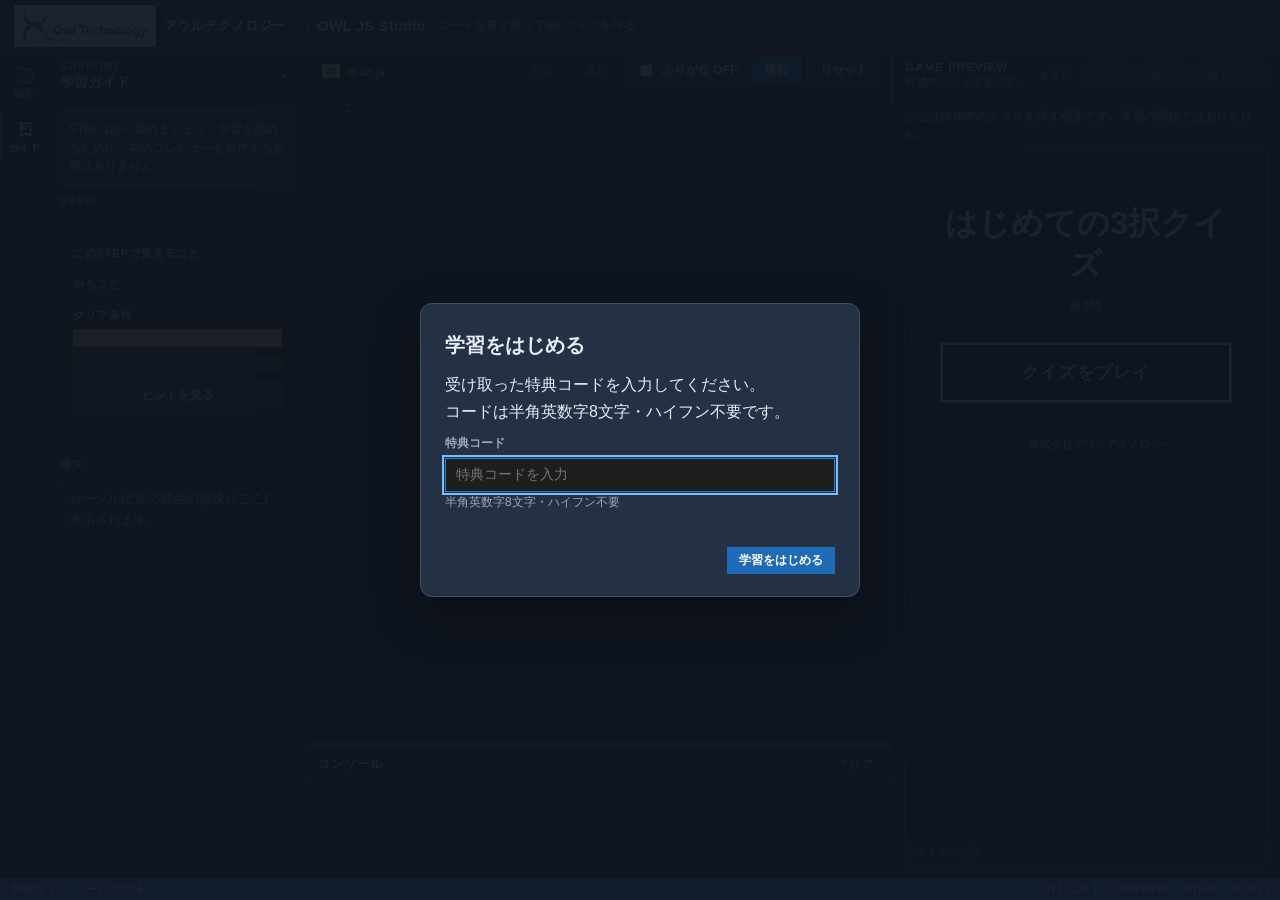
<file: docs/index.html>
<!DOCTYPE html>
<html lang="ja">
<head>
  <meta charset="UTF-8">
  <meta name="viewport" content="width=device-width, initial-scale=1.0">
  <title>OWL JS Studio</title>
  <link rel="stylesheet" href="style.css">
  <link rel="icon" href="owl-logo.png">
</head>
<body class="guide-open access-locked">
  <header class="title-bar">
    <a class="brand-link" href="https://owl-tec.co.jp/" target="_blank" rel="noopener noreferrer">
      <span class="title-logo-frame">
        <img class="title-logo" src="owl-logo.png" alt="アウルテクノロジー">
      </span>
      <span class="company-name">アウルテクノロジー</span>
    </a>
    <h1 class="title-name">OWL JS Studio</h1>
    <p class="title-copy">コードを書き換えて3択クイズを作る</p>
  </header>

  <div class="workbench">
    <nav class="activity-bar" aria-label="アクティビティバー">
      <button id="activity-editor" class="activity-button" type="button" title="エディタ" aria-pressed="false" aria-label="エディタ">
        <svg viewBox="0 0 24 24" aria-hidden="true">
          <path d="M4 5.5A1.5 1.5 0 0 1 5.5 4h5.2L13 6.3h5.5A1.5 1.5 0 0 1 20 7.8v10.7a1.5 1.5 0 0 1-1.5 1.5h-13A1.5 1.5 0 0 1 4 18.5z" fill="none" stroke="currentColor" stroke-width="1.7"/>
          <path d="M8 11h8M8 14.5h5" fill="none" stroke="currentColor" stroke-width="1.7" stroke-linecap="round"/>
        </svg>
        <span class="activity-button-caption">編集</span>
      </button>
      <button id="activity-guide" class="activity-button active" type="button" title="学習ガイドを閉じる" aria-pressed="true" aria-expanded="true" aria-controls="guide-sidebar" aria-label="学習ガイドを閉じる">
        <svg viewBox="0 0 24 24" aria-hidden="true">
          <path d="M6 5.5h9.5A2.5 2.5 0 0 1 18 8v11.2L12.7 17 7.5 19.2V8A2.5 2.5 0 0 1 10 5.5" fill="none" stroke="currentColor" stroke-width="1.7" stroke-linejoin="round"/>
          <path d="M9.2 9.2h6.2M9.2 12.2h4.4" fill="none" stroke="currentColor" stroke-width="1.6" stroke-linecap="round"/>
        </svg>
        <span class="activity-button-caption">ガイド</span>
      </button>
    </nav>

    <aside id="guide-sidebar" class="sidebar" aria-labelledby="learning-guide-title">
      <div class="sidebar-header">
        <div>
          <p class="label">Support</p>
          <h2 id="learning-guide-title">学習ガイド</h2>
        </div>
        <button id="guide-close-button" class="icon-button" type="button" title="学習ガイドを閉じる" aria-label="学習ガイドを閉じる">×</button>
      </div>

      <div class="sidebar-scroll">
        <section class="guide-section" aria-labelledby="steps-heading">
          <p class="guide-lead">STEP 1から進めましょう。学習を始めるために、右のプレビューを操作する必要はありません。</p>
          <h3 id="steps-heading" class="sidebar-section-title">STEP</h3>
          <div id="step-buttons" class="step-buttons" aria-label="STEP切り替え"></div>
          <div class="step-card">
            <p id="step-title" class="step-title"></p>
            <section class="step-block">
              <h4 class="step-block-label">このSTEPで覚えること</h4>
              <p id="step-description" class="step-learn"></p>
            </section>
            <section class="step-block">
              <h4 class="step-block-label">やること</h4>
              <ol id="step-stages" class="step-tasks"></ol>
            </section>
            <section id="step-example-block" class="step-block" hidden>
              <h4 class="step-block-label">変更例</h4>
              <div id="step-example" class="step-example"></div>
            </section>
            <section class="step-block step-goal-block">
              <h4 class="step-block-label">クリア条件</h4>
              <p id="step-goal" class="step-goal"></p>
            </section>
            <p id="step-progress" class="step-progress" aria-live="polite"></p>
            <button id="hint-button" class="sub-button hint-button" type="button">ヒントを見る</button>
            <ul id="hint-list" class="hint-list" aria-live="polite"></ul>
          </div>
        </section>

        <section id="completion-guide" class="guide-section completion-guide hidden" hidden aria-labelledby="completion-heading">
          <h3 id="completion-heading" class="sidebar-section-title">完成</h3>
          <div class="completion-card">
            <p class="completion-title">全STEPクリア！</p>
            <p class="completion-copy">オリジナルクイズが完成しました。STEP 5の横の「CLEAR」から、完成したクイズをメール添付で受け取れます。</p>
            <button id="receive-quiz-button" class="main-button receive-quiz-button" type="button" disabled>完成したクイズを受け取る</button>
          </div>
        </section>

        <section class="guide-section" aria-labelledby="syntax-heading">
          <h3 id="syntax-heading" class="sidebar-section-title">構文</h3>
          <p id="token-detail" class="token-detail">カーソル位置の部品の意味がここに表示されます。</p>
        </section>
      </div>
    </aside>

    <section class="editor-column" aria-labelledby="editor-title">
      <div class="tabs-row">
        <div class="file-tab active" title="quiz.js">
          <span class="file-tab-icon">JS</span>
          <span id="editor-title">quiz.js</span>
        </div>
        <div class="editor-toolbar">
          <button id="undo-button" class="sub-button" type="button" title="戻る：直前の編集操作を取り消す (Ctrl+Z)" disabled>戻る</button>
          <button id="redo-button" class="sub-button" type="button" title="進む：取り消した編集操作をやり直す (Ctrl+Y)" disabled>進む</button>
          <label class="toggle-control" for="furigana-toggle">
            <input id="furigana-toggle" type="checkbox">
            <span id="furigana-toggle-label">ふりがな OFF</span>
          </label>
          <button id="run-button" class="main-button" type="button">実行</button>
          <button id="reset-code-button" class="sub-button" type="button">リセット</button>
        </div>
      </div>

      <div id="editor-wrap" class="editor-wrap furigana-off">
        <div id="edit-surface" class="edit-surface">
          <pre id="line-numbers" class="line-numbers" aria-hidden="true">1</pre>
          <div class="code-area">
            <pre id="highlight-layer" class="highlight-layer" aria-hidden="true"></pre>
            <textarea id="code-editor" class="code-editor" spellcheck="false" wrap="off" autocapitalize="off" autocomplete="off" autocorrect="off" aria-label="編集できるJavaScriptコード"></textarea>
          </div>
        </div>
        <div id="furigana-view" class="furigana-view" hidden aria-hidden="true" role="region" aria-label="ふりがな付きコード。読み取り専用です。編集するときはふりがなをOFFにしてください。"></div>
      </div>

      <div id="console-resize" class="console-resize" role="separator" aria-orientation="horizontal" aria-label="コンソールの高さを変更"></div>

      <section id="console-panel" class="console-panel" aria-labelledby="console-title">
        <div class="console-header">
          <h2 id="console-title">コンソール</h2>
          <button id="clear-console-button" class="icon-button" type="button">クリア</button>
        </div>
        <div id="console-output" class="console-output" aria-live="polite"></div>
      </section>
    </section>

    <section class="preview-panel" aria-labelledby="preview-title">
      <div class="preview-header">
        <div class="preview-heading">
          <h2 id="preview-title">GAME PREVIEW</h2>
          <p class="preview-caption">作成中のクイズを試す画面</p>
        </div>
        <p id="preview-run-state" class="preview-run-state">未実行</p>
        <div class="preview-nav" role="group" aria-label="プレビュー画面の操作">
          <button id="preview-back-button" class="sub-button preview-nav-button" type="button" disabled>戻る</button>
          <button id="preview-forward-button" class="sub-button preview-nav-button" type="button" disabled>進む</button>
          <button id="preview-restart-button" class="sub-button preview-nav-button" type="button" disabled>最初から</button>
        </div>
      </div>

      <div class="preview-stage">
        <p class="preview-role-note">ここは作成中のクイズを試す画面です。学習の開始ではありません。</p>
        <div class="preview-frame" role="region" aria-label="ゲーム画面">
          <div class="preview-bezel">
            <div class="quiz-surface">
              <section id="title-screen" class="screen title-screen">
                <h3 id="game-title" class="game-title">はじめての3択クイズ</h3>
                <p id="quiz-total" class="quiz-total">全3問</p>
                <button id="start-button" class="main-button start-button" type="button">クイズをプレイ</button>
                <p class="maker-credit"><img class="credit-mark" src="owl-logo.png" alt=""><a href="https://owl-tec.co.jp/" target="_blank" rel="noopener noreferrer">株式会社アウルテクノロジー</a></p>
              </section>

              <section id="quiz-screen" class="screen quiz-screen hidden">
                <p id="question-number" class="question-number">第1問 / 全3問</p>
                <div class="question-meter" aria-hidden="true"><span id="question-meter-fill" class="question-meter-fill"></span></div>
                <h3 id="question-text" class="question-text">問題文が入ります</h3>

                <div class="choices">
                  <button id="choice-0" class="choice-button" type="button"></button>
                  <button id="choice-1" class="choice-button" type="button"></button>
                  <button id="choice-2" class="choice-button" type="button"></button>
                </div>

                <p id="answer-message" class="answer-message" aria-live="polite"></p>
                <button id="next-button" class="main-button hidden" type="button">次の問題へ</button>
              </section>

              <section id="result-screen" class="screen result-screen hidden">
                <p class="kicker">結果発表</p>
                <h3 class="result-heading">クイズ終了</h3>
                <p class="score-label">正解数</p>
                <p id="score-text" class="score-text"></p>
                <p id="result-message" class="result-message"></p>
                <div class="result-actions">
                  <button id="retry-button" class="main-button" type="button">もう一度挑戦する</button>
                  <button id="back-to-title-button" class="main-button" type="button">タイトルへ戻る</button>
                </div>
              </section>
            </div>
          </div>
          <div class="preview-frame-footer">
            <p id="preview-progress" class="preview-progress">タイトル画面</p>
          </div>
        </div>
      </div>
    </section>
  </div>

  <footer class="status-bar">
    <span id="status-parse">準備完了</span>
    <span id="status-token">コードの意味</span>
    <span class="status-spacer"></span>
    <span id="status-cursor">Ln 1, Col 1</span>
    <span>JavaScript</span>
    <span>UTF-8</span>
    <span>v0.9.21</span>
  </footer>

  <div id="reset-dialog" class="modal-overlay hidden" hidden>
    <div class="modal-card" role="dialog" aria-modal="true" aria-labelledby="reset-dialog-title" aria-describedby="reset-dialog-body">
      <h2 id="reset-dialog-title">コードをリセットしますか？</h2>
      <div id="reset-dialog-body">
        <p>編集したコードを初期状態に戻します。</p>
        <p>変更内容は失われ、元に戻すことはできません。</p>
      </div>
      <div class="modal-actions">
        <button id="reset-cancel-button" class="sub-button" type="button">キャンセル</button>
        <button id="reset-confirm-button" class="main-button" type="button">初期状態に戻す</button>
      </div>
    </div>
  </div>

  <div id="access-gate" class="access-gate" role="dialog" aria-modal="true" aria-labelledby="access-gate-title" aria-describedby="access-gate-copy">
    <div class="access-gate-card">
      <h2 id="access-gate-title">学習をはじめる</h2>
      <p id="access-gate-copy">受け取った特典コードを入力してください。<br>コードは半角英数字8文字・ハイフン不要です。</p>
      <label class="issuance-label" for="access-code-input">特典コード</label>
      <input id="access-code-input" class="issuance-code-input" type="text" autocomplete="off" spellcheck="false" maxlength="120" autocapitalize="characters" placeholder="特典コードを入力">
      <p class="issuance-hint">半角英数字8文字・ハイフン不要</p>
      <p id="access-gate-status" class="issuance-status" aria-live="polite"></p>
      <div class="modal-actions">
        <button id="access-start-button" class="main-button" type="button">学習をはじめる</button>
      </div>
    </div>
  </div>

  <div id="issuance-dialog" class="modal-overlay hidden" hidden>
    <div class="modal-card issuance-card" role="dialog" aria-modal="true" aria-labelledby="issuance-dialog-title" aria-describedby="issuance-dialog-copy issuance-dialog-note">
      <h2 id="issuance-dialog-title">完成したクイズを受け取る</h2>
      <div id="issuance-form-view">
        <p id="issuance-dialog-copy">学習開始時に確認した特典コードで、今の作ったクイズゲームを受け取れます。</p>
        <p id="issuance-auth-status" class="issuance-auth-status">特典コードは認証済みです。</p>
        <p id="issuance-dialog-note" class="issuance-copy-note">※注意※特典コードは作品の受け取りに1回だけ使えます。</p>
        <p id="issuance-form-status" class="issuance-status" aria-live="polite"></p>
        <div class="modal-actions">
          <button id="issuance-cancel-button" class="sub-button" type="button">学習画面に戻る</button>
          <button id="issuance-submit-button" class="main-button" type="button">発行を申請する</button>
        </div>
      </div>
      <div id="issuance-pending-view" class="hidden" hidden>
        <p>発行申請を処理しています。このままお待ちください。</p>
      </div>
      <div id="issuance-result-view" class="hidden" hidden>
        <p id="issuance-result-title" class="issuance-result-title"></p>
        <p id="issuance-result-body"></p>
        <div class="modal-actions">
          <button id="issuance-done-button" class="main-button" type="button">学習画面に戻る</button>
        </div>
      </div>
    </div>
  </div>

  <div id="color-picker-popover" class="color-picker-popover hidden" role="dialog" aria-label="色の選択" hidden>
    <div id="cp-sv" class="cp-sv">
      <div id="cp-current-swatch" class="cp-current-swatch"></div>
      <div id="cp-sv-thumb" class="cp-thumb cp-sv-thumb"></div>
    </div>
    <div id="cp-hue" class="cp-hue">
      <div id="cp-hue-thumb" class="cp-thumb"></div>
    </div>
    <div class="cp-mode"><span class="cp-mode-label">RGB</span></div>
    <div class="cp-row">
      <span class="cp-row-label">R</span>
      <div id="cp-bar-r" class="cp-bar" data-channel="r"><div id="cp-thumb-r" class="cp-thumb"></div></div>
      <input id="cp-num-r" class="cp-num" type="text" inputmode="numeric" autocomplete="off" spellcheck="false" maxlength="3" aria-label="赤">
    </div>
    <div class="cp-row">
      <span class="cp-row-label">G</span>
      <div id="cp-bar-g" class="cp-bar" data-channel="g"><div id="cp-thumb-g" class="cp-thumb"></div></div>
      <input id="cp-num-g" class="cp-num" type="text" inputmode="numeric" autocomplete="off" spellcheck="false" maxlength="3" aria-label="緑">
    </div>
    <div class="cp-row">
      <span class="cp-row-label">B</span>
      <div id="cp-bar-b" class="cp-bar" data-channel="b"><div id="cp-thumb-b" class="cp-thumb"></div></div>
      <input id="cp-num-b" class="cp-num" type="text" inputmode="numeric" autocomplete="off" spellcheck="false" maxlength="3" aria-label="青">
    </div>
  </div>

  <script src="studio-config.js"></script>
  <script src="studio-core.js"></script>
  <script src="issuance-v06-client.js"></script>
  <script src="script.js"></script>
</body>
</html>
</file>
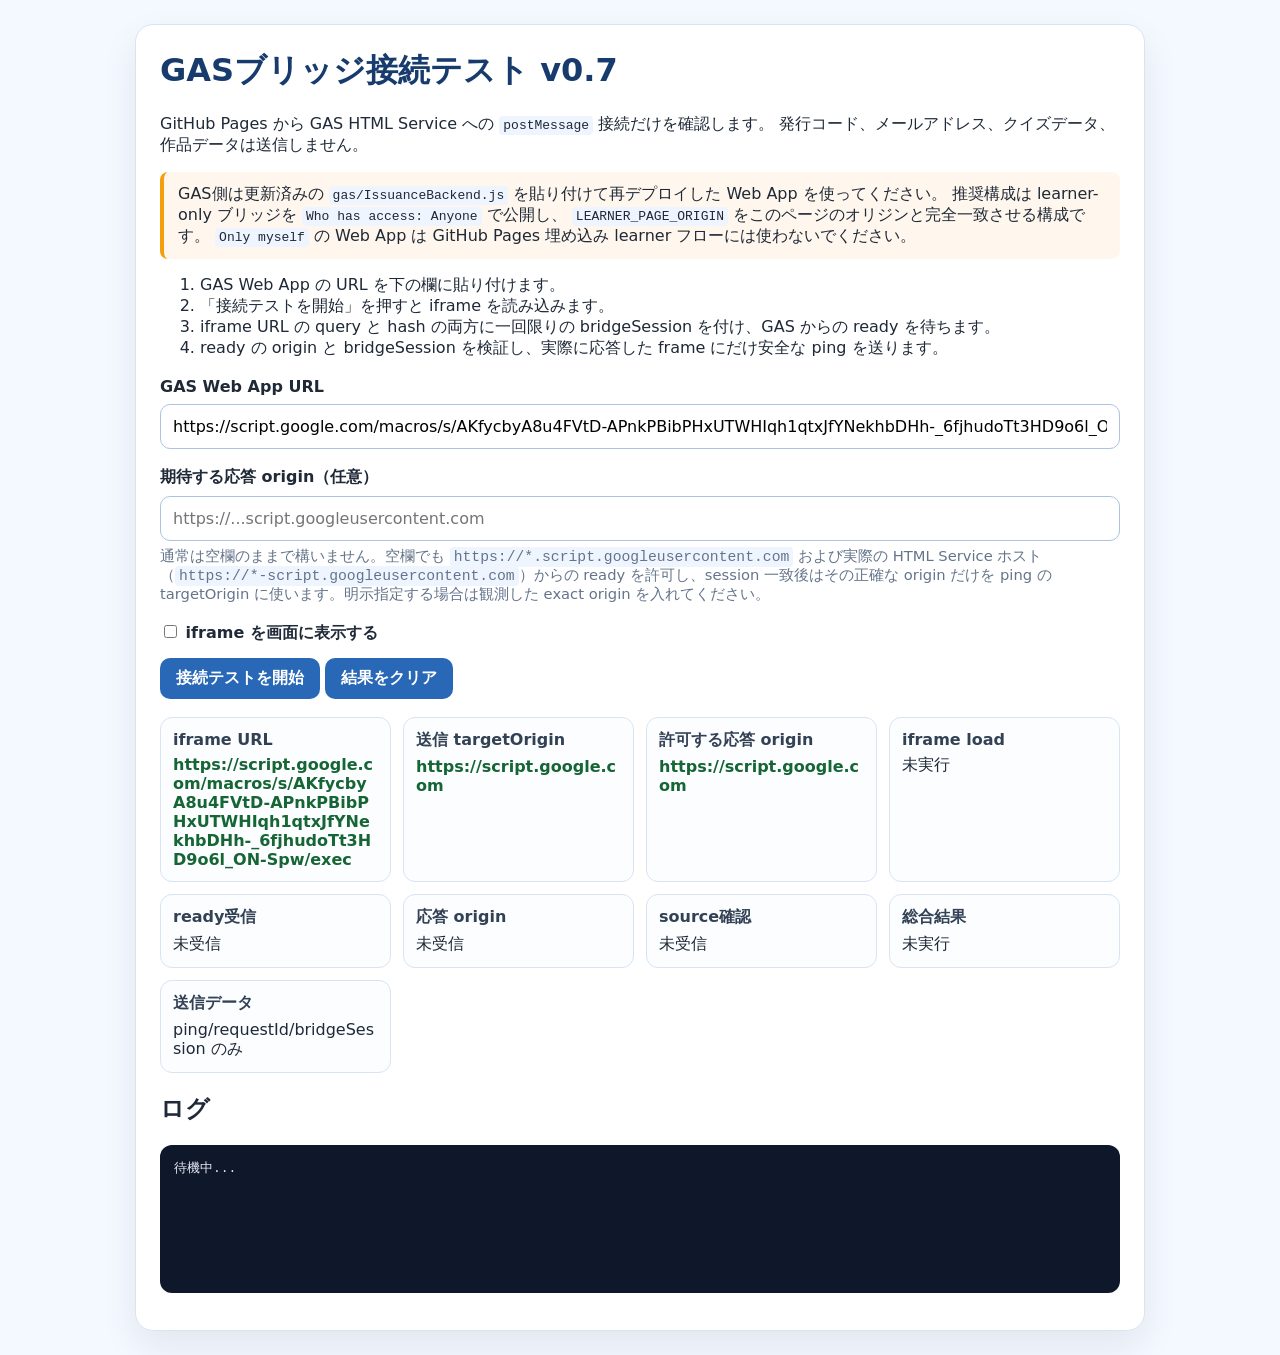
<file: docs/gas-bridge-connectivity-test.html>
<!DOCTYPE html>
<html lang="ja">
<head>
  <meta charset="UTF-8">
  <meta name="viewport" content="width=device-width, initial-scale=1.0">
  <title>GASブリッジ接続テスト v0.7</title>
  <style>
    :root {
      color-scheme: light;
      font-family: "Yu Gothic", "Meiryo", system-ui, sans-serif;
      color: #1f2937;
      background: #f4f8ff;
    }

    body {
      margin: 0;
      padding: 24px;
    }

    main {
      width: min(960px, 100%);
      margin: 0 auto;
      padding: 24px;
      background: #fff;
      border: 1px solid #d9e4f2;
      border-radius: 18px;
      box-shadow: 0 16px 36px rgba(31, 41, 55, 0.08);
    }

    h1 {
      margin-top: 0;
      color: #173b6d;
    }

    label,
    input,
    button {
      font: inherit;
    }

    label {
      display: block;
      margin-top: 18px;
      font-weight: 700;
    }

    input[type="url"] {
      box-sizing: border-box;
      width: 100%;
      margin-top: 8px;
      padding: 12px;
      border: 1px solid #adc3df;
      border-radius: 10px;
    }

    button {
      margin-top: 14px;
      padding: 10px 16px;
      border: 0;
      border-radius: 10px;
      font-weight: 700;
      color: #fff;
      background: #2868b6;
      cursor: pointer;
    }

    button:disabled {
      background: #94a3b8;
      cursor: wait;
    }

    code {
      padding: 2px 4px;
      border-radius: 4px;
      background: #eef5ff;
    }

    .note {
      padding: 12px 14px;
      background: #fff7ed;
      border-left: 4px solid #f59e0b;
      border-radius: 8px;
    }

    .grid {
      display: grid;
      grid-template-columns: repeat(auto-fit, minmax(220px, 1fr));
      gap: 12px;
      margin-top: 18px;
    }

    .card {
      padding: 12px;
      border: 1px solid #d9e4f2;
      border-radius: 12px;
      background: #fbfdff;
      word-break: break-all;
    }

    .card strong {
      display: block;
      margin-bottom: 6px;
      color: #334155;
    }

    #frameWrap {
      margin-top: 18px;
      border: 1px dashed #adc3df;
      border-radius: 12px;
      background: #f8fbff;
    }

    #frameWrap.hidden {
      position: absolute;
      left: -9999px;
      width: 1px;
      height: 1px;
      overflow: hidden;
    }

    iframe {
      width: 100%;
      height: 220px;
      border: 0;
      border-radius: 12px;
      background: #fff;
    }

    pre {
      overflow: auto;
      min-height: 120px;
      padding: 14px;
      border-radius: 12px;
      background: #0f172a;
      color: #e2e8f0;
      white-space: pre-wrap;
    }

    .ok {
      color: #166534;
      font-weight: 700;
    }

    .warn {
      color: #92400e;
      font-weight: 700;
    }

    .fail {
      color: #991b1b;
      font-weight: 700;
    }

    .small {
      margin-top: 6px;
      color: #64748b;
      font-size: 0.92rem;
      font-weight: 400;
    }
  </style>
</head>
<body>
  <main>
    <h1>GASブリッジ接続テスト v0.7</h1>
    <p>
      GitHub Pages から GAS HTML Service への <code>postMessage</code> 接続だけを確認します。
      発行コード、メールアドレス、クイズデータ、作品データは送信しません。
    </p>
    <p class="note">
      GAS側は更新済みの <code>gas/IssuanceBackend.js</code> を貼り付けて再デプロイした Web App を使ってください。
      推奨構成は learner-only ブリッジを <code>Who has access: Anyone</code> で公開し、
      <code>LEARNER_PAGE_ORIGIN</code> をこのページのオリジンと完全一致させる構成です。
      <code>Only myself</code> の Web App は GitHub Pages 埋め込み learner フローには使わないでください。
    </p>

    <ol>
      <li>GAS Web App の URL を下の欄に貼り付けます。</li>
      <li>「接続テストを開始」を押すと iframe を読み込みます。</li>
      <li>iframe URL の query と hash の両方に一回限りの bridgeSession を付け、GAS からの ready を待ちます。</li>
      <li>ready の origin と bridgeSession を検証し、実際に応答した frame にだけ安全な ping を送ります。</li>
    </ol>

    <label for="bridgeUrl">GAS Web App URL</label>
    <input id="bridgeUrl" type="url" placeholder="https://script.google.com/macros/s/.../exec" autocomplete="off" spellcheck="false">

    <label for="replyOriginOverride">期待する応答 origin（任意）</label>
    <input id="replyOriginOverride" type="url" placeholder="https://...script.googleusercontent.com" autocomplete="off" spellcheck="false">
    <div class="small">
      通常は空欄のままで構いません。空欄でも <code>https://*.script.googleusercontent.com</code> および実際の HTML Service ホスト（<code>https://*-script.googleusercontent.com</code>）からの ready を許可し、session 一致後はその正確な origin だけを ping の targetOrigin に使います。明示指定する場合は観測した exact origin を入れてください。
    </div>

    <label>
      <input id="showFrame" type="checkbox">
      iframe を画面に表示する
    </label>

    <button id="startButton" type="button">接続テストを開始</button>
    <button id="clearButton" type="button">結果をクリア</button>

    <div class="grid" aria-live="polite">
      <div class="card"><strong>iframe URL</strong><span id="iframeUrl">未入力</span></div>
      <div class="card"><strong>送信 targetOrigin</strong><span id="targetOrigin">未入力</span></div>
      <div class="card"><strong>許可する応答 origin</strong><span id="allowedReplyOrigins">未入力</span></div>
      <div class="card"><strong>iframe load</strong><span id="loadStatus">未実行</span></div>
      <div class="card"><strong>ready受信</strong><span id="readyStatus">未受信</span></div>
      <div class="card"><strong>応答 origin</strong><span id="replyOrigin">未受信</span></div>
      <div class="card"><strong>source確認</strong><span id="sourceStatus">未受信</span></div>
      <div class="card"><strong>総合結果</strong><span id="resultStatus">未実行</span></div>
      <div class="card"><strong>送信データ</strong><span>ping/requestId/bridgeSession のみ</span></div>
    </div>

    <div id="frameWrap" class="hidden" aria-label="GAS Web App iframe preview"></div>

    <h2>ログ</h2>
    <pre id="log">待機中...</pre>
  </main>

  <script src="studio-config.js"></script>
  <script>
    (function () {
      "use strict";

      const PING_TYPE = "jsquiz:v0.7:ping";
      const PONG_TYPE = "jsquiz:v0.7:pong";
      const READY_TYPE = "jsquiz:v0.7:ready";
      const DIAGNOSTIC_TYPE = "jsquiz:v0.7:diagnostic";
      const TIMEOUT_MS = 15000;
      const PING_DELAYS_MS = [0, 2000, 5000];

      const bridgeUrlInput = document.getElementById("bridgeUrl");
      const replyOriginOverrideInput = document.getElementById("replyOriginOverride");
      const showFrameInput = document.getElementById("showFrame");
      const startButton = document.getElementById("startButton");
      const clearButton = document.getElementById("clearButton");
      const iframeUrlEl = document.getElementById("iframeUrl");
      const targetOriginEl = document.getElementById("targetOrigin");
      const allowedReplyOriginsEl = document.getElementById("allowedReplyOrigins");
      const loadStatusEl = document.getElementById("loadStatus");
      const readyStatusEl = document.getElementById("readyStatus");
      const replyOriginEl = document.getElementById("replyOrigin");
      const sourceStatusEl = document.getElementById("sourceStatus");
      const resultStatusEl = document.getElementById("resultStatus");
      const frameWrap = document.getElementById("frameWrap");
      const logEl = document.getElementById("log");

      let activeTest = null;

      bridgeUrlInput.addEventListener("input", updateExpectedOrigins);
      replyOriginOverrideInput.addEventListener("input", updateExpectedOrigins);
      showFrameInput.addEventListener("change", updateFrameVisibility);
      startButton.addEventListener("click", startConnectivityTest);
      clearButton.addEventListener("click", resetScreen);

      applyStudioConfig();
      updateExpectedOrigins();
      if (shouldAutostart()) {
        startConnectivityTest();
      }

      function applyStudioConfig() {
        const config = window.OWL_JS_STUDIO_CONFIG || {};
        const url = String(config.gasBridgeUrl || "").trim();
        if (url) {
          bridgeUrlInput.value = url;
        }
      }

      function shouldAutostart() {
        return /(?:^|[?&])autostart=1(?:&|$)/.test(location.search);
      }

      function startConnectivityTest() {
        resetActiveTest();
        const parsed = parseBridgeUrl();
        if (!parsed.ok) {
          mark(resultStatusEl, "URLが不正です", "fail");
          writeLog(parsed.message);
          return;
        }
        const replyOverride = parseOptionalOrigin(replyOriginOverrideInput.value.trim());
        if (!replyOverride.ok) {
          mark(resultStatusEl, "応答originが不正です", "fail");
          writeLog(replyOverride.message);
          return;
        }

        const requestId = createRequestId();
        const bridgeSession = createBridgeSession();
        const iframeUrl = appendBridgeSession(parsed.url, bridgeSession);
        const iframe = document.createElement("iframe");
        const allowedReplyOrigins = uniqueOrigins([parsed.origin].concat(replyOverride.origin ? [replyOverride.origin] : []));
        const state = {
          iframe: iframe,
          requestId: requestId,
          bridgeSession: bridgeSession,
          targetOrigin: parsed.origin,
          allowedReplyOrigins: allowedReplyOrigins,
          trustedBridgeWindow: null,
          trustedBridgeOrigin: "",
          completed: false,
          timeoutId: 0,
          pingTimerIds: [],
          pingScheduled: false,
          pingAttempts: 0,
          loadAt: 0,
          startAt: Date.now()
        };
        activeTest = state;

        startButton.disabled = true;
        resetStatusFields();
        updateFrameVisibility();
        renderOriginFields(iframeUrl, parsed.origin, allowedReplyOrigins);
        writeLog([
          "接続テストを開始しました。",
          "iframe URL: " + iframeUrl,
          "initial targetOrigin: " + parsed.origin,
          "allowed reply origins: " + allowedReplyOrigins.join(", "),
          "requestId: " + requestId,
          "bridgeSession: " + bridgeSession,
          "送信予定: { type, requestId, bridgeSession, sentAt, purpose }",
          "ワイルドカード targetOrigin（\"*\"）は使用しません。",
          "GAS側の ready を検証後、実際の bridge frame へ ping を送信します。"
        ].join("\n"));

        window.addEventListener("message", onMessage);
        iframe.addEventListener("load", onFrameLoad);
        iframe.addEventListener("error", onFrameError);
        iframe.title = "GASブリッジ接続テスト";
        iframe.src = iframeUrl;
        frameWrap.textContent = "";
        frameWrap.appendChild(iframe);

        state.timeoutId = window.setTimeout(function () {
          finish("timeout", [
            "pong応答がタイムアウトしました。",
            "確認ポイント:",
            "- GAS Web App が最新版に再デプロイされているか",
            "- Web App access が learner-only ブリッジ用の Anyone になっているか（Only myself は埋め込み learner フローの前提にしません）",
            "- LEARNER_PAGE_ORIGIN がこのページの origin と完全一致しているか",
            "- GAS側が query/hash から bridgeSession を読む最新版として再デプロイされているか",
            "- ready の origin が script.googleusercontent.com 系でも、https かつホスト名が許可パターンなら自動許可されるか",
            "- ready が通っている場合、ping は outer iframe ではなく ready の event.source へ、その exact origin を targetOrigin として送信されます。"
          ].join("\n"));
        }, TIMEOUT_MS);

        function onFrameLoad() {
          if (!activeTest || activeTest.requestId !== requestId || state.completed) {
            return;
          }
          state.loadAt = Date.now();
          mark(loadStatusEl, "load済み", "ok");
          appendLog("iframe load を確認しました。loadまで " + String(state.loadAt - state.startAt) + "ms。GAS bridge の ready を待ちます。");
        }

        function onFrameError() {
          finish("error", "iframe の読み込みエラーを検出しました。URL、Web App公開設定、ブラウザのブロックを確認してください。");
        }

        function onMessage(event) {
          if (!activeTest || activeTest.requestId !== requestId || state.completed) {
            return;
          }

          const data = event.data || {};
          const messageType = typeof data.type === "string" ? data.type : "(typeなし)";
          const originOk = isAllowedReplyOrigin(event.origin, state, parsed.origin);
          const sourceDescription = describeSource(event.source, iframe, state);
          const sessionOk = data.bridgeSession === state.bridgeSession;

          replyOriginEl.textContent = event.origin || "不明";
          mark(sourceStatusEl, sourceDescription.label, sourceDescription.className);
          appendLog("message受信: origin=" + (event.origin || "不明") + ", source=" + sourceDescription.label + ", type=" + messageType + ", requestId=" + String(data.requestId || "") + ", bridgeSession一致=" + String(sessionOk));

          if (data.type === READY_TYPE) {
            handleReadyMessage(event, data, originOk, sessionOk);
            return;
          }

          if (data.type === DIAGNOSTIC_TYPE) {
            if (originOk && sessionOk && event.source === state.trustedBridgeWindow) {
              appendLog("GAS diagnostic: " + safeStringify(data));
            } else {
              appendLog("未検証または別sessionの diagnostic を無視しました。");
            }
            return;
          }

          if (data.type !== PONG_TYPE) {
            appendLog("想定外のメッセージを無視しました: " + safeStringify(data));
            return;
          }
          if (!originOk || event.origin !== state.trustedBridgeOrigin) {
            appendLog("信頼済み origin ではない pong を無視しました: " + event.origin);
            return;
          }
          if (event.source !== state.trustedBridgeWindow) {
            appendLog("readyで信頼した bridge frame 以外からの pong を無視しました。");
            return;
          }
          if (!sessionOk || data.requestId !== requestId) {
            appendLog("bridgeSession または requestId が一致しない pong を無視しました: " + safeStringify(data));
            return;
          }

          finish("success", [
            "pong応答を確認しました。",
            "bridgeVersion: " + String(data.bridgeVersion || "未指定"),
            "timestamp: " + String(data.timestamp || "未指定"),
            "observedOrigin: " + String(data.observedOrigin || "未指定"),
            "locationOrigin: " + String(data.locationOrigin || "未指定"),
            "learnerOriginConfigured: " + String(data.learnerOriginConfigured)
          ].join("\n"));
        }

        function schedulePingAttempts() {
          if (state.pingScheduled) {
            return;
          }
          state.pingScheduled = true;
          PING_DELAYS_MS.forEach(function (delayMs) {
            const timerId = window.setTimeout(sendPing, delayMs);
            state.pingTimerIds.push(timerId);
          });
        }

        function sendPing() {
          if (!activeTest || activeTest.requestId !== requestId || state.completed) {
            return;
          }
          if (!state.trustedBridgeWindow || !state.trustedBridgeOrigin) {
            appendLog("ping送信待機: 検証済み ready がまだありません。");
            return;
          }
          state.pingAttempts += 1;
          appendLog("ping送信 #" + state.pingAttempts + ": targetOrigin=" + state.trustedBridgeOrigin + ", route=trusted ready source");
          try {
            state.trustedBridgeWindow.postMessage({
              type: PING_TYPE,
              requestId: requestId,
              bridgeSession: bridgeSession,
              sentAt: new Date().toISOString(),
              purpose: "gas-bridge-connectivity-test"
            }, state.trustedBridgeOrigin);
          } catch (error) {
            appendLog("ping送信で例外: " + (error && error.message ? error.message : String(error)));
          }
        }

        function handleReadyMessage(event, data, originOk, sessionOk) {
          const origin = event.origin || "";
          if (!originOk) {
            mark(readyStatusEl, "受信（origin未許可）", "warn");
            appendLog("readyを受信しましたが origin が許可対象ではないため無視しました: " + origin);
            appendLog("ready内容: " + safeStringify(data));
            return;
          }
          if (!sessionOk) {
            mark(readyStatusEl, "受信（session不一致）", "warn");
            appendLog("readyを受信しましたが bridgeSession が一致しないため無視しました。");
            appendLog("ready内容: " + safeStringify(data));
            return;
          }
          if (!isWindowSource(event.source)) {
            mark(readyStatusEl, "受信（source不正）", "warn");
            appendLog("readyを受信しましたが返信可能な Window source ではないため無視しました。");
            appendLog("ready内容: " + safeStringify(data));
            return;
          }

          mark(readyStatusEl, "受信", "ok");
          state.trustedBridgeWindow = event.source;
          state.trustedBridgeOrigin = origin;
          mark(sourceStatusEl, event.source === iframe.contentWindow ? "outer iframe一致" : "ready sourceを信頼", "ok");
          if (isHttpsOrigin(origin) && state.allowedReplyOrigins.indexOf(origin) === -1) {
            state.allowedReplyOrigins.push(origin);
            renderOriginFields(iframeUrl, state.trustedBridgeOrigin, state.allowedReplyOrigins);
            appendLog("bridgeSession付き ready から応答 origin を追加しました: " + origin);
          } else {
            renderOriginFields(iframeUrl, state.trustedBridgeOrigin, state.allowedReplyOrigins);
          }
          appendLog("信頼済み bridgeWindow を ready の event.source に設定しました。outer iframe と異なる場合も以後はこの window へ送信します。");
          appendLog("ready内容: " + safeStringify(data));
          schedulePingAttempts();
        }

        state.cleanup = function () {
          window.removeEventListener("message", onMessage);
          iframe.removeEventListener("load", onFrameLoad);
          iframe.removeEventListener("error", onFrameError);
          state.pingTimerIds.forEach(function (timerId) {
            window.clearTimeout(timerId);
          });
        };
      }

      function finish(kind, message) {
        if (!activeTest || activeTest.completed) {
          return;
        }
        activeTest.completed = true;
        window.clearTimeout(activeTest.timeoutId);
        if (activeTest.cleanup) {
          activeTest.cleanup();
        }
        startButton.disabled = false;

        if (kind === "success") {
          mark(resultStatusEl, "成功", "ok");
        } else if (kind === "timeout") {
          mark(resultStatusEl, "タイムアウト", "warn");
          if (loadStatusEl.textContent === "未実行") {
            mark(loadStatusEl, "未確認", "warn");
          }
        } else {
          mark(resultStatusEl, "失敗", "fail");
        }
        appendLog(message);
      }

      function resetScreen() {
        resetActiveTest();
        resetStatusFields();
        frameWrap.textContent = "";
        logEl.textContent = "待機中...";
        startButton.disabled = false;
      }

      function resetActiveTest() {
        if (activeTest) {
          window.clearTimeout(activeTest.timeoutId);
          if (activeTest.cleanup) {
            activeTest.cleanup();
          }
        }
        activeTest = null;
      }

      function resetStatusFields() {
        mark(iframeUrlEl, "未入力", "");
        mark(targetOriginEl, "未入力", "");
        mark(allowedReplyOriginsEl, "未入力", "");
        mark(loadStatusEl, "未実行", "");
        mark(readyStatusEl, "未受信", "");
        mark(replyOriginEl, "未受信", "");
        mark(sourceStatusEl, "未受信", "");
        mark(resultStatusEl, "実行中", "warn");
      }

      function updateExpectedOrigins() {
        const parsed = parseBridgeUrl();
        if (parsed.ok) {
          const replyOverride = parseOptionalOrigin(replyOriginOverrideInput.value.trim());
          const origins = uniqueOrigins([parsed.origin].concat(replyOverride.ok && replyOverride.origin ? [replyOverride.origin] : []));
          renderOriginFields(parsed.url, parsed.origin, origins);
        } else {
          mark(iframeUrlEl, "未入力またはURL不正", "warn");
          mark(targetOriginEl, "未入力またはURL不正", "warn");
          mark(allowedReplyOriginsEl, "未入力またはURL不正", "warn");
        }
      }

      function renderOriginFields(url, targetOrigin, allowedReplyOrigins) {
        mark(iframeUrlEl, url, "ok");
        mark(targetOriginEl, targetOrigin, "ok");
        mark(allowedReplyOriginsEl, allowedReplyOrigins.join("\n"), "ok");
      }

      function updateFrameVisibility() {
        frameWrap.classList.toggle("hidden", !showFrameInput.checked);
      }

      function parseBridgeUrl() {
        const raw = bridgeUrlInput.value.trim();
        if (!raw) {
          return { ok: false, message: "GAS Web App URLを入力してください。" };
        }
        try {
          const url = new URL(raw);
          if (url.protocol !== "https:") {
            return { ok: false, message: "https:// のGAS Web App URLを指定してください。" };
          }
          return { ok: true, url: url.href, origin: url.origin };
        } catch (error) {
          return { ok: false, message: "URLを解釈できません: " + error.message };
        }
      }

      function parseOptionalOrigin(raw) {
        if (!raw) {
          return { ok: true, origin: "" };
        }
        try {
          const url = new URL(raw);
          if (url.protocol !== "https:") {
            return { ok: false, message: "期待する応答 origin は https:// で始まる必要があります。" };
          }
          return { ok: true, origin: url.origin };
        } catch (error) {
          return { ok: false, message: "期待する応答 origin を解釈できません: " + error.message };
        }
      }

      function appendBridgeSession(urlText, bridgeSession) {
        const url = new URL(urlText);
        url.searchParams.set("bridgeSession", bridgeSession);
        url.hash = "bridgeSession=" + encodeURIComponent(bridgeSession);
        return url.href;
      }

      function isAllowedReplyOrigin(origin, state, webAppOrigin) {
        if (!isHttpsOrigin(origin)) {
          return false;
        }
        if (state.allowedReplyOrigins.indexOf(origin) !== -1) {
          return true;
        }
        return isAppsScriptWebAppOrigin(webAppOrigin) && isScriptGoogleUserContentOrigin(origin);
      }

      function isAppsScriptWebAppOrigin(origin) {
        try {
          const url = new URL(origin);
          if (url.protocol !== "https:" || url.origin !== origin) {
            return false;
          }
          const host = url.hostname.toLowerCase();
          return host === "script.google.com" || isScriptGoogleUserContentHost(host);
        } catch (error) {
          return false;
        }
      }

      function isScriptGoogleUserContentOrigin(origin) {
        try {
          const url = new URL(origin);
          if (url.protocol !== "https:" || url.origin !== origin) {
            return false;
          }
          return isScriptGoogleUserContentHost(url.hostname);
        } catch (error) {
          return false;
        }
      }

      function isScriptGoogleUserContentHost(hostname) {
        const host = String(hostname || "").toLowerCase();
        if (host === "script.googleusercontent.com") {
          return true;
        }
        if (host.endsWith(".script.googleusercontent.com") && host.length > ".script.googleusercontent.com".length) {
          return true;
        }
        return /(?:^|\.)[a-z0-9-]+-script\.googleusercontent\.com$/.test(host);
      }

      function isWindowSource(source) {
        return source && typeof source.postMessage === "function";
      }

      function describeSource(source, iframe, state) {
        if (state.trustedBridgeWindow && source === state.trustedBridgeWindow) {
          return { label: "trusted bridge一致", className: "ok" };
        }
        if (source === iframe.contentWindow) {
          return { label: "outer iframe一致", className: "ok" };
        }
        if (isWindowSource(source)) {
          return { label: "outer不一致・返信可能", className: "warn" };
        }
        return { label: "不明", className: "fail" };
      }

      function uniqueOrigins(origins) {
        const output = [];
        origins.forEach(function (origin) {
          if (origin && output.indexOf(origin) === -1) {
            output.push(origin);
          }
        });
        return output;
      }

      function isHttpsOrigin(origin) {
        try {
          const url = new URL(origin);
          return url.protocol === "https:" && url.origin === origin;
        } catch (error) {
          return false;
        }
      }

      function createRequestId() {
        if (window.crypto && window.crypto.randomUUID) {
          return "gas-bridge-test-" + window.crypto.randomUUID();
        }
        return "gas-bridge-test-" + Date.now().toString(36) + "-" + Math.random().toString(36).slice(2);
      }

      function createBridgeSession() {
        if (window.crypto && window.crypto.randomUUID) {
          return "bridge-" + window.crypto.randomUUID();
        }
        return "bridge-" + Date.now().toString(36) + "-" + Math.random().toString(36).slice(2);
      }

      function mark(element, text, className) {
        element.textContent = text;
        element.className = className || "";
      }

      function writeLog(text) {
        logEl.textContent = text;
      }

      function appendLog(text) {
        logEl.textContent = (logEl.textContent === "待機中..." ? "" : logEl.textContent + "\n") + text;
      }

      function safeStringify(value) {
        try {
          return JSON.stringify(value);
        } catch (error) {
          return String(value);
        }
      }
    })();
  </script>
</body>
</html>
</file>
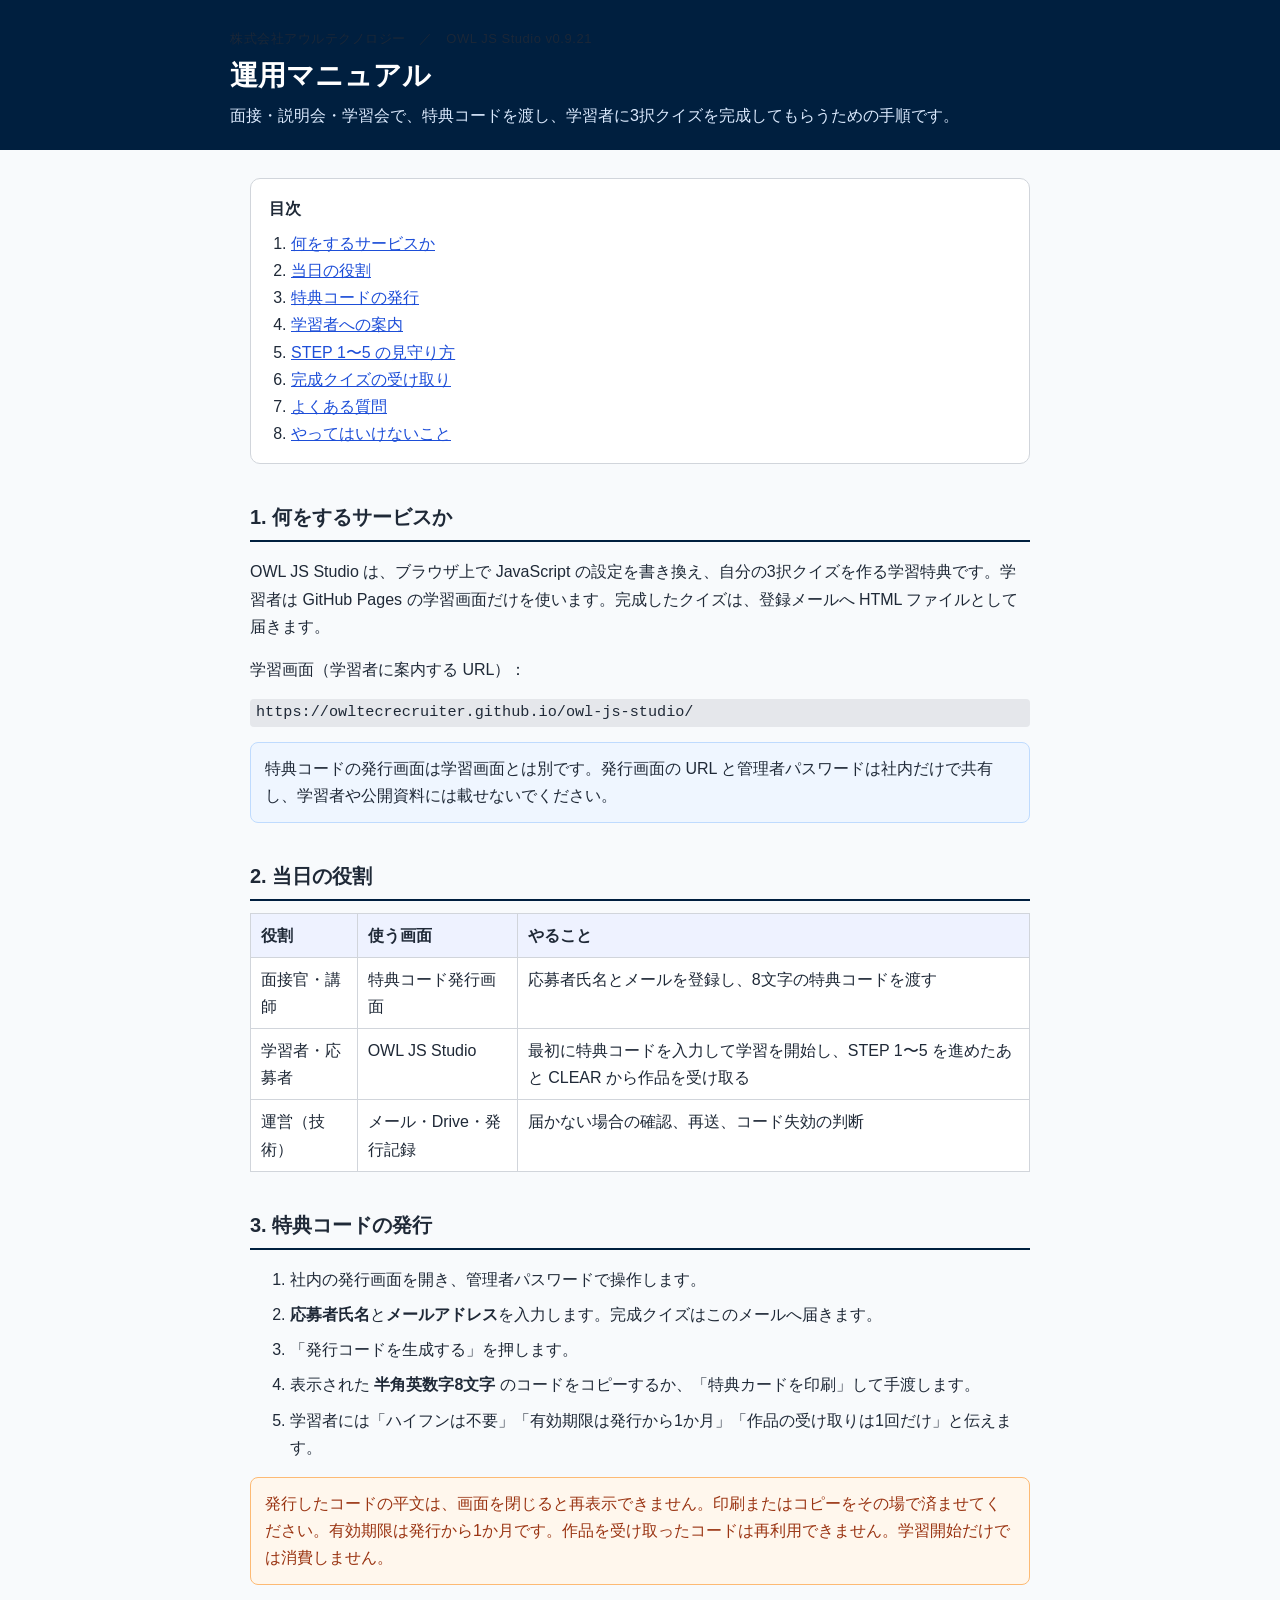
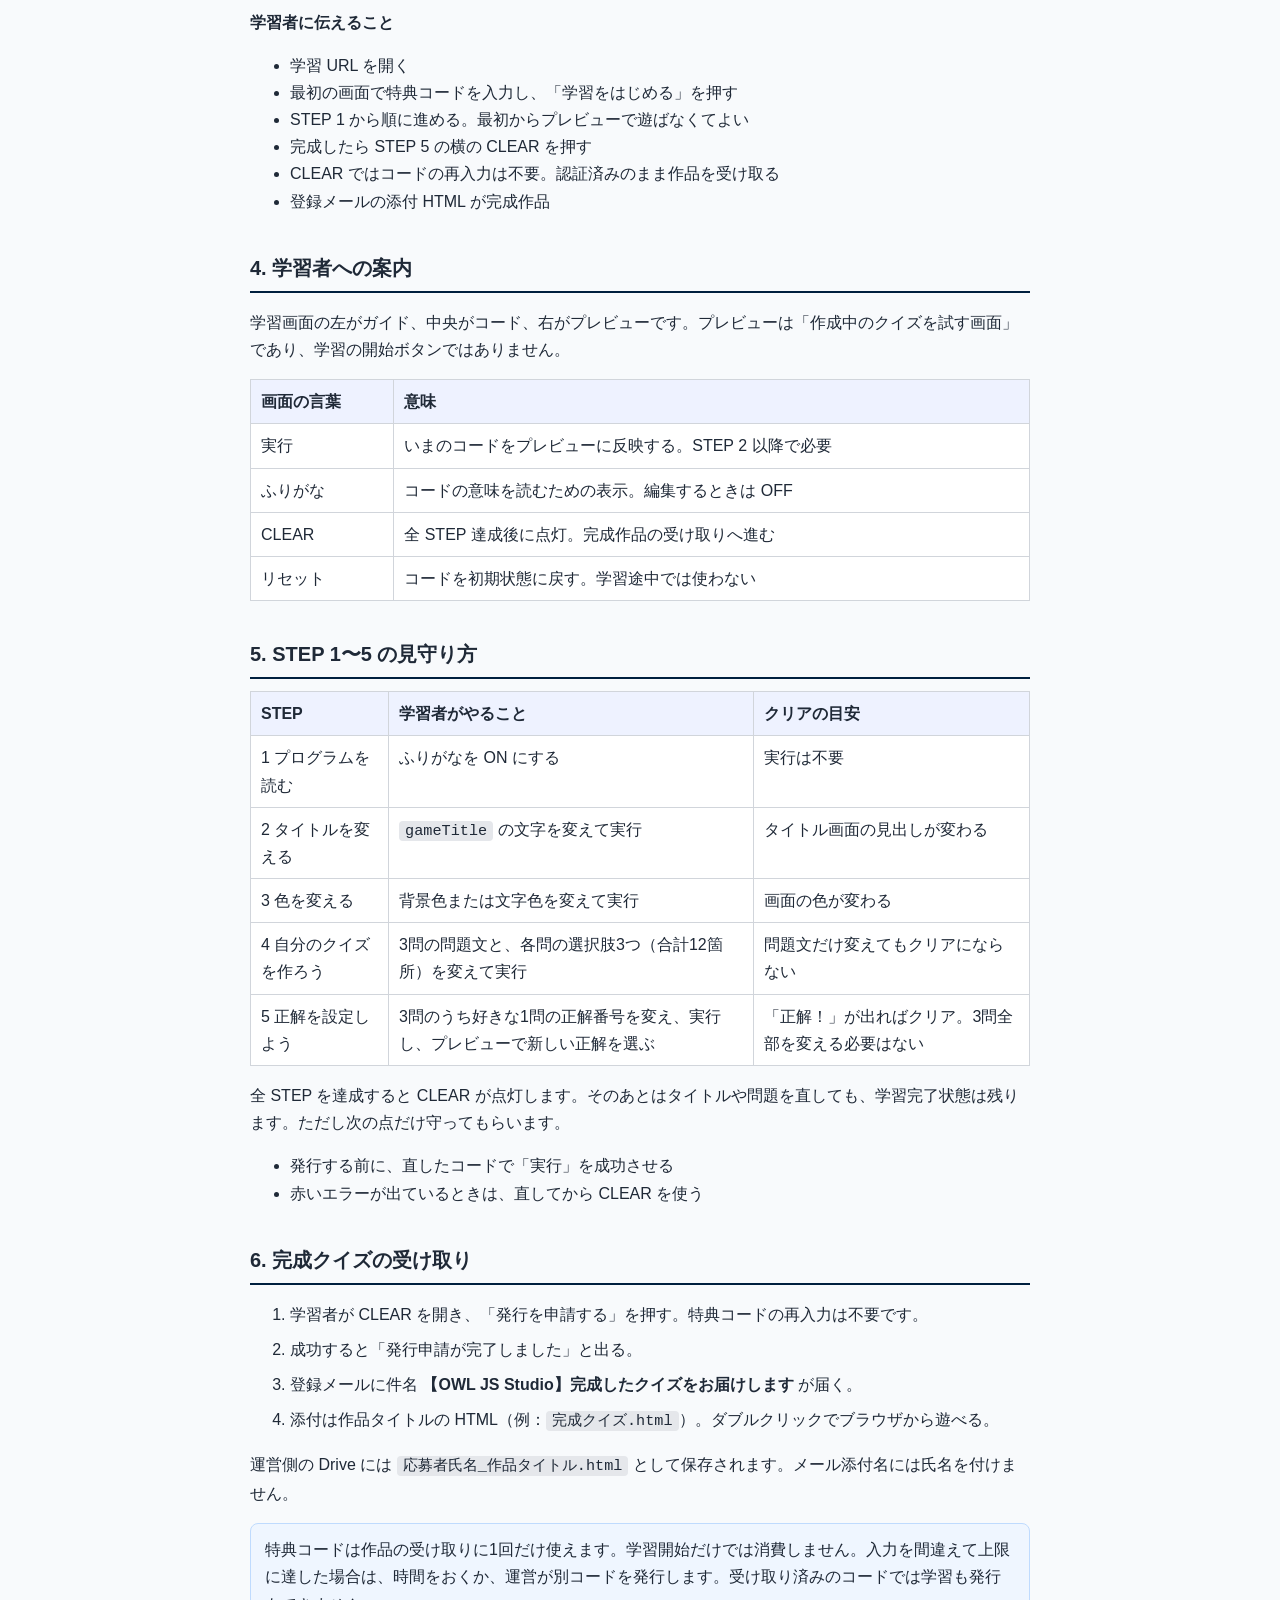
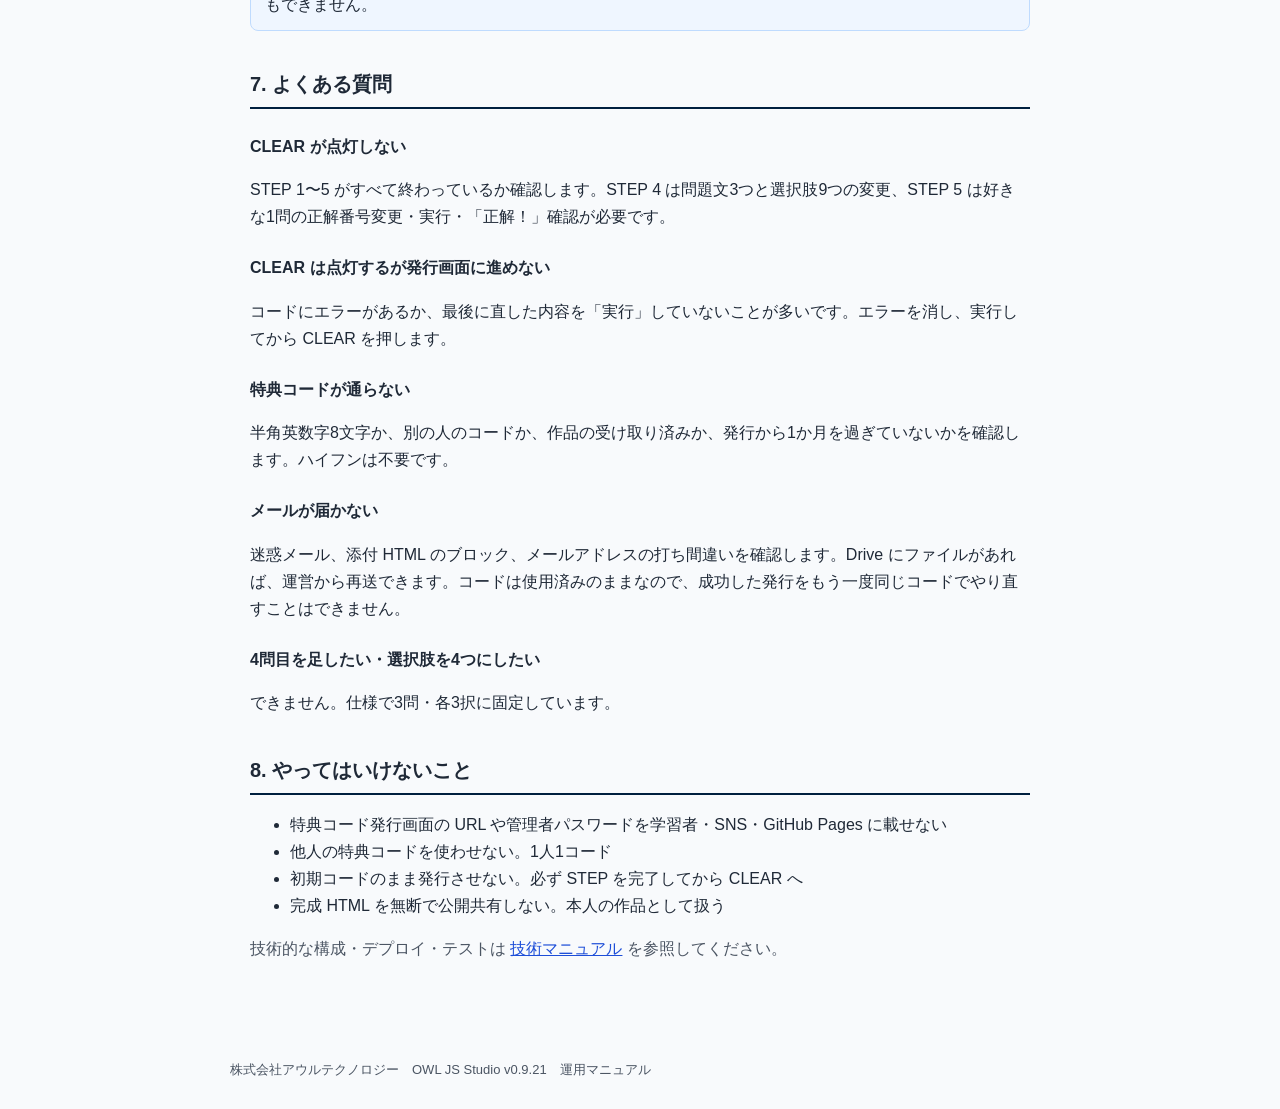
<file: docs/operations-manual.html>
<!DOCTYPE html>
<html lang="ja">
<head>
  <meta charset="UTF-8">
  <meta name="viewport" content="width=device-width, initial-scale=1">
  <title>OWL JS Studio 運用マニュアル</title>
  <link rel="icon" href="owl-logo.png">
  <style>
    :root {
      --text: #1f2937;
      --muted: #4b5563;
      --line: #d1d5db;
      --bg: #f8fafc;
      --card: #ffffff;
      --accent: #001f3f;
      --note: #9a3412;
      --note-bg: #fff7ed;
    }
    * { box-sizing: border-box; }
    body {
      margin: 0;
      color: var(--text);
      background: var(--bg);
      font-family: "Segoe UI", "Hiragino Sans", "Yu Gothic", sans-serif;
      line-height: 1.7;
    }
    header {
      padding: 28px 20px 20px;
      color: #fff;
      background: var(--accent);
    }
    header .wrap, main, footer .wrap { max-width: 820px; margin: 0 auto; }
    .brand { margin: 0 0 8px; font-size: 13px; letter-spacing: 0.04em; opacity: 0.85; }
    h1 { margin: 0 0 8px; font-size: 28px; line-height: 1.3; }
    .lede { margin: 0; color: #dbeafe; }
    main { padding: 28px 20px 64px; }
    h2 {
      margin: 36px 0 12px;
      padding-bottom: 6px;
      border-bottom: 2px solid var(--accent);
      font-size: 20px;
    }
    h3 { margin: 24px 0 8px; font-size: 16px; }
    p, li { color: var(--text); }
    .muted { color: var(--muted); }
    a { color: #1d4ed8; }
    nav.toc {
      padding: 16px 18px;
      background: var(--card);
      border: 1px solid var(--line);
      border-radius: 10px;
    }
    nav.toc ol { margin: 8px 0 0; padding-left: 22px; }
    table {
      width: 100%;
      border-collapse: collapse;
      background: var(--card);
    }
    th, td {
      padding: 8px 10px;
      border: 1px solid var(--line);
      text-align: left;
      vertical-align: top;
    }
    th { background: #eef2ff; }
    .note, .warn {
      padding: 12px 14px;
      border-radius: 8px;
    }
    .note { background: #eff6ff; border: 1px solid #bfdbfe; }
    .warn { background: var(--note-bg); border: 1px solid #fdba74; color: var(--note); }
    code, .url {
      padding: 1px 6px;
      background: #e5e7eb;
      border-radius: 4px;
      font-family: Consolas, "Courier New", monospace;
      font-size: 0.95em;
      word-break: break-all;
    }
    ol.flow > li { margin: 8px 0; }
    footer {
      padding: 16px 20px 28px;
      color: var(--muted);
      font-size: 13px;
    }
    @media print {
      body { background: #fff; }
      header { color: #000; background: #fff; border-bottom: 2px solid #000; }
      header .lede { color: #333; }
      a { color: inherit; text-decoration: none; }
      nav.toc { break-after: avoid; }
    }
  </style>
</head>
<body>
  <header>
    <div class="wrap">
      <p class="brand">株式会社アウルテクノロジー　／　OWL JS Studio v0.9.21</p>
      <h1>運用マニュアル</h1>
      <p class="lede">面接・説明会・学習会で、特典コードを渡し、学習者に3択クイズを完成してもらうための手順です。</p>
    </div>
  </header>
  <main>
    <nav class="toc" aria-label="目次">
      <strong>目次</strong>
      <ol>
        <li><a href="#overview">何をするサービスか</a></li>
        <li><a href="#roles">当日の役割</a></li>
        <li><a href="#issue">特典コードの発行</a></li>
        <li><a href="#learn">学習者への案内</a></li>
        <li><a href="#steps">STEP 1〜5 の見守り方</a></li>
        <li><a href="#receive">完成クイズの受け取り</a></li>
        <li><a href="#faq">よくある質問</a></li>
        <li><a href="#dont">やってはいけないこと</a></li>
      </ol>
    </nav>

    <h2 id="overview">1. 何をするサービスか</h2>
    <p>OWL JS Studio は、ブラウザ上で JavaScript の設定を書き換え、自分の3択クイズを作る学習特典です。学習者は GitHub Pages の学習画面だけを使います。完成したクイズは、登録メールへ HTML ファイルとして届きます。</p>
    <p>学習画面（学習者に案内する URL）：</p>
    <p class="url">https://owltecrecruiter.github.io/owl-js-studio/</p>
    <div class="note">
      特典コードの発行画面は学習画面とは別です。発行画面の URL と管理者パスワードは社内だけで共有し、学習者や公開資料には載せないでください。
    </div>

    <h2 id="roles">2. 当日の役割</h2>
    <table>
      <thead>
        <tr><th>役割</th><th>使う画面</th><th>やること</th></tr>
      </thead>
      <tbody>
        <tr>
          <td>面接官・講師</td>
          <td>特典コード発行画面</td>
          <td>応募者氏名とメールを登録し、8文字の特典コードを渡す</td>
        </tr>
        <tr>
          <td>学習者・応募者</td>
          <td>OWL JS Studio</td>
          <td>最初に特典コードを入力して学習を開始し、STEP 1〜5 を進めたあと CLEAR から作品を受け取る</td>
        </tr>
        <tr>
          <td>運営（技術）</td>
          <td>メール・Drive・発行記録</td>
          <td>届かない場合の確認、再送、コード失効の判断</td>
        </tr>
      </tbody>
    </table>

    <h2 id="issue">3. 特典コードの発行</h2>
    <ol class="flow">
      <li>社内の発行画面を開き、管理者パスワードで操作します。</li>
      <li><strong>応募者氏名</strong>と<strong>メールアドレス</strong>を入力します。完成クイズはこのメールへ届きます。</li>
      <li>「発行コードを生成する」を押します。</li>
      <li>表示された <strong>半角英数字8文字</strong> のコードをコピーするか、「特典カードを印刷」して手渡します。</li>
      <li>学習者には「ハイフンは不要」「有効期限は発行から1か月」「作品の受け取りは1回だけ」と伝えます。</li>
    </ol>
    <div class="warn">
      発行したコードの平文は、画面を閉じると再表示できません。印刷またはコピーをその場で済ませてください。有効期限は発行から1か月です。作品を受け取ったコードは再利用できません。学習開始だけでは消費しません。
    </div>
    <h3>学習者に伝えること</h3>
    <ul>
      <li>学習 URL を開く</li>
      <li>最初の画面で特典コードを入力し、「学習をはじめる」を押す</li>
      <li>STEP 1 から順に進める。最初からプレビューで遊ばなくてよい</li>
      <li>完成したら STEP 5 の横の CLEAR を押す</li>
      <li>CLEAR ではコードの再入力は不要。認証済みのまま作品を受け取る</li>
      <li>登録メールの添付 HTML が完成作品</li>
    </ul>

    <h2 id="learn">4. 学習者への案内</h2>
    <p>学習画面の左がガイド、中央がコード、右がプレビューです。プレビューは「作成中のクイズを試す画面」であり、学習の開始ボタンではありません。</p>
    <table>
      <thead>
        <tr><th>画面の言葉</th><th>意味</th></tr>
      </thead>
      <tbody>
        <tr><td>実行</td><td>いまのコードをプレビューに反映する。STEP 2 以降で必要</td></tr>
        <tr><td>ふりがな</td><td>コードの意味を読むための表示。編集するときは OFF</td></tr>
        <tr><td>CLEAR</td><td>全 STEP 達成後に点灯。完成作品の受け取りへ進む</td></tr>
        <tr><td>リセット</td><td>コードを初期状態に戻す。学習途中では使わない</td></tr>
      </tbody>
    </table>

    <h2 id="steps">5. STEP 1〜5 の見守り方</h2>
    <table>
      <thead>
        <tr><th>STEP</th><th>学習者がやること</th><th>クリアの目安</th></tr>
      </thead>
      <tbody>
        <tr>
          <td>1 プログラムを読む</td>
          <td>ふりがなを ON にする</td>
          <td>実行は不要</td>
        </tr>
        <tr>
          <td>2 タイトルを変える</td>
          <td><code>gameTitle</code> の文字を変えて実行</td>
          <td>タイトル画面の見出しが変わる</td>
        </tr>
        <tr>
          <td>3 色を変える</td>
          <td>背景色または文字色を変えて実行</td>
          <td>画面の色が変わる</td>
        </tr>
        <tr>
          <td>4 自分のクイズを作ろう</td>
          <td>3問の問題文と、各問の選択肢3つ（合計12箇所）を変えて実行</td>
          <td>問題文だけ変えてもクリアにならない</td>
        </tr>
        <tr>
          <td>5 正解を設定しよう</td>
          <td>3問のうち好きな1問の正解番号を変え、実行し、プレビューで新しい正解を選ぶ</td>
          <td>「正解！」が出ればクリア。3問全部を変える必要はない</td>
        </tr>
      </tbody>
    </table>
    <p>全 STEP を達成すると CLEAR が点灯します。そのあとはタイトルや問題を直しても、学習完了状態は残ります。ただし次の点だけ守ってもらいます。</p>
    <ul>
      <li>発行する前に、直したコードで「実行」を成功させる</li>
      <li>赤いエラーが出ているときは、直してから CLEAR を使う</li>
    </ul>

    <h2 id="receive">6. 完成クイズの受け取り</h2>
    <ol class="flow">
      <li>学習者が CLEAR を開き、「発行を申請する」を押す。特典コードの再入力は不要です。</li>
      <li>成功すると「発行申請が完了しました」と出る。</li>
      <li>登録メールに件名 <strong>【OWL JS Studio】完成したクイズをお届けします</strong> が届く。</li>
      <li>添付は作品タイトルの HTML（例：<code>完成クイズ.html</code>）。ダブルクリックでブラウザから遊べる。</li>
    </ol>
    <p>運営側の Drive には <code>応募者氏名_作品タイトル.html</code> として保存されます。メール添付名には氏名を付けません。</p>
    <div class="note">
      特典コードは作品の受け取りに1回だけ使えます。学習開始だけでは消費しません。入力を間違えて上限に達した場合は、時間をおくか、運営が別コードを発行します。受け取り済みのコードでは学習も発行もできません。
    </div>

    <h2 id="faq">7. よくある質問</h2>
    <h3>CLEAR が点灯しない</h3>
    <p>STEP 1〜5 がすべて終わっているか確認します。STEP 4 は問題文3つと選択肢9つの変更、STEP 5 は好きな1問の正解番号変更・実行・「正解！」確認が必要です。</p>
    <h3>CLEAR は点灯するが発行画面に進めない</h3>
    <p>コードにエラーがあるか、最後に直した内容を「実行」していないことが多いです。エラーを消し、実行してから CLEAR を押します。</p>
    <h3>特典コードが通らない</h3>
    <p>半角英数字8文字か、別の人のコードか、作品の受け取り済みか、発行から1か月を過ぎていないかを確認します。ハイフンは不要です。</p>
    <h3>メールが届かない</h3>
    <p>迷惑メール、添付 HTML のブロック、メールアドレスの打ち間違いを確認します。Drive にファイルがあれば、運営から再送できます。コードは使用済みのままなので、成功した発行をもう一度同じコードでやり直すことはできません。</p>
    <h3>4問目を足したい・選択肢を4つにしたい</h3>
    <p>できません。仕様で3問・各3択に固定しています。</p>

    <h2 id="dont">8. やってはいけないこと</h2>
    <ul>
      <li>特典コード発行画面の URL や管理者パスワードを学習者・SNS・GitHub Pages に載せない</li>
      <li>他人の特典コードを使わせない。1人1コード</li>
      <li>初期コードのまま発行させない。必ず STEP を完了してから CLEAR へ</li>
      <li>完成 HTML を無断で公開共有しない。本人の作品として扱う</li>
    </ul>
    <p class="muted">技術的な構成・デプロイ・テストは <a href="technical-manual.html">技術マニュアル</a> を参照してください。</p>
  </main>
  <footer>
    <div class="wrap">株式会社アウルテクノロジー　OWL JS Studio v0.9.21　運用マニュアル</div>
  </footer>
</body>
</html>
</file>
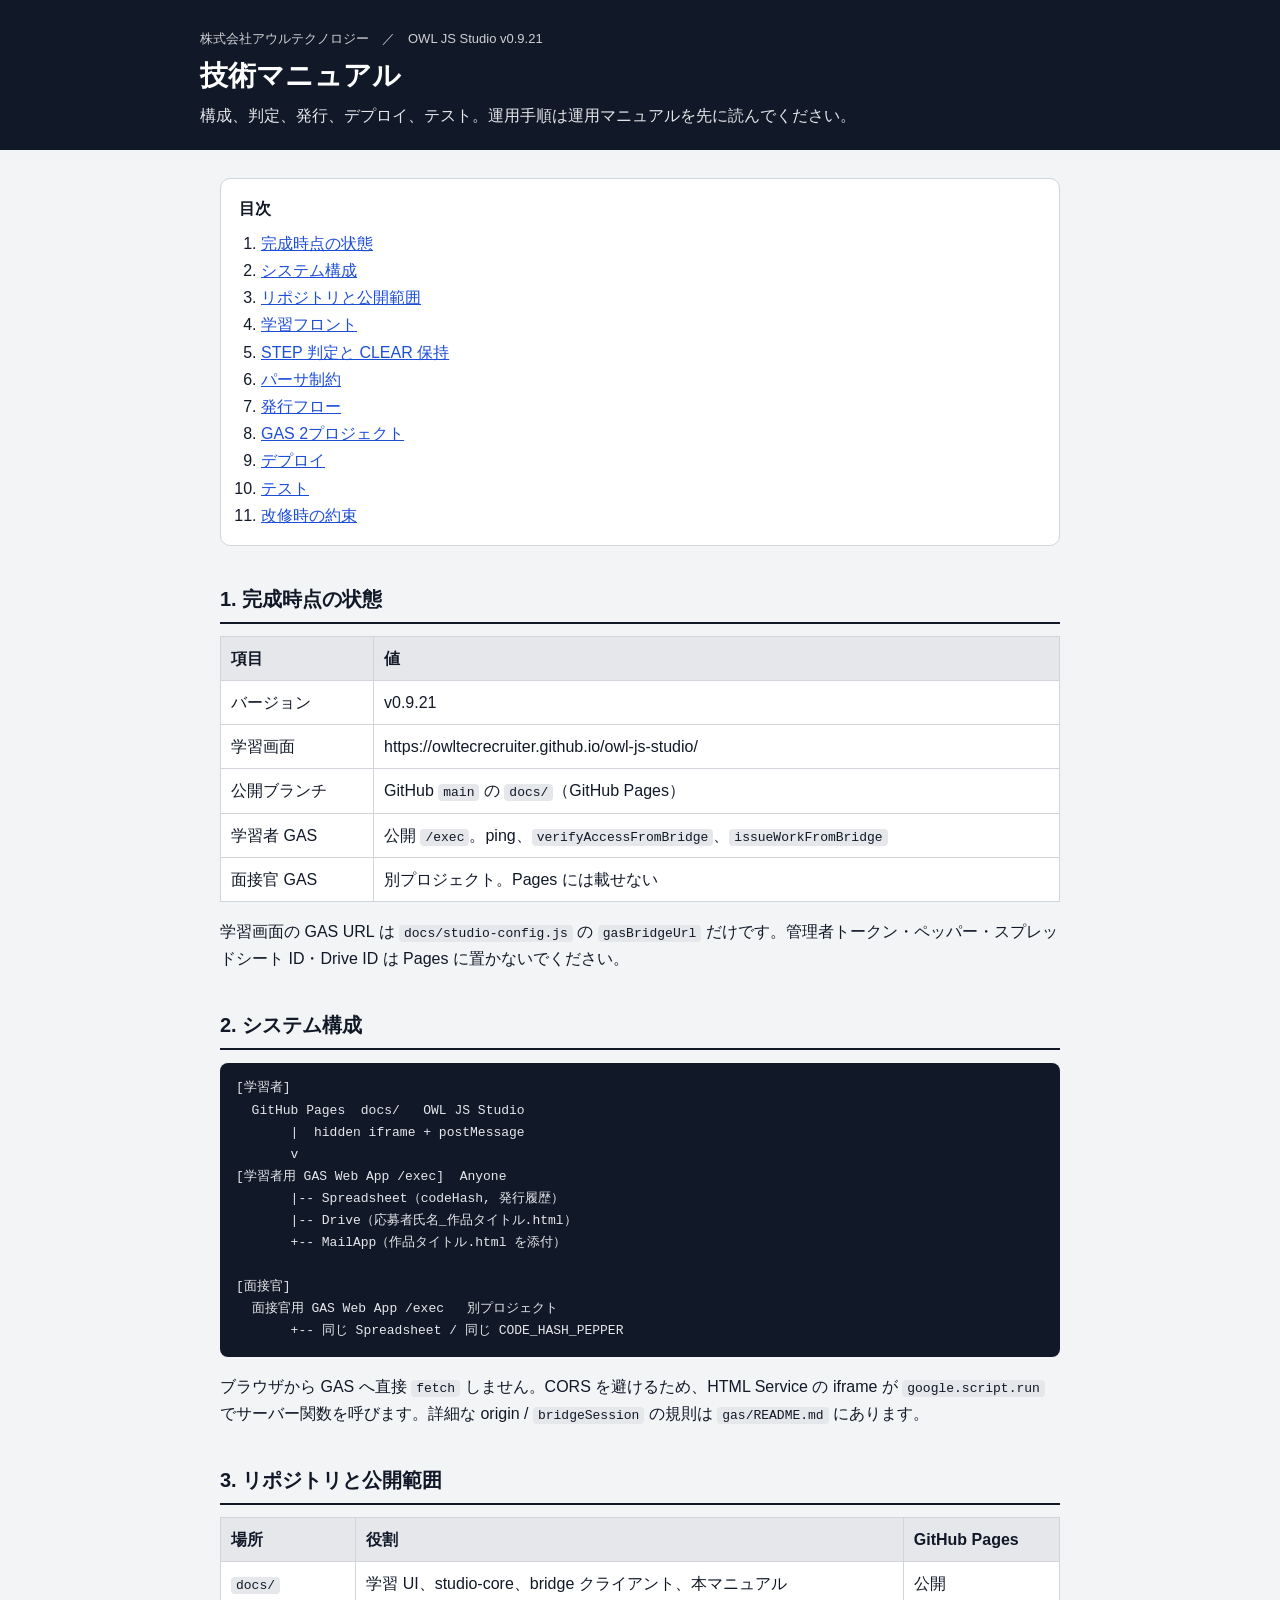
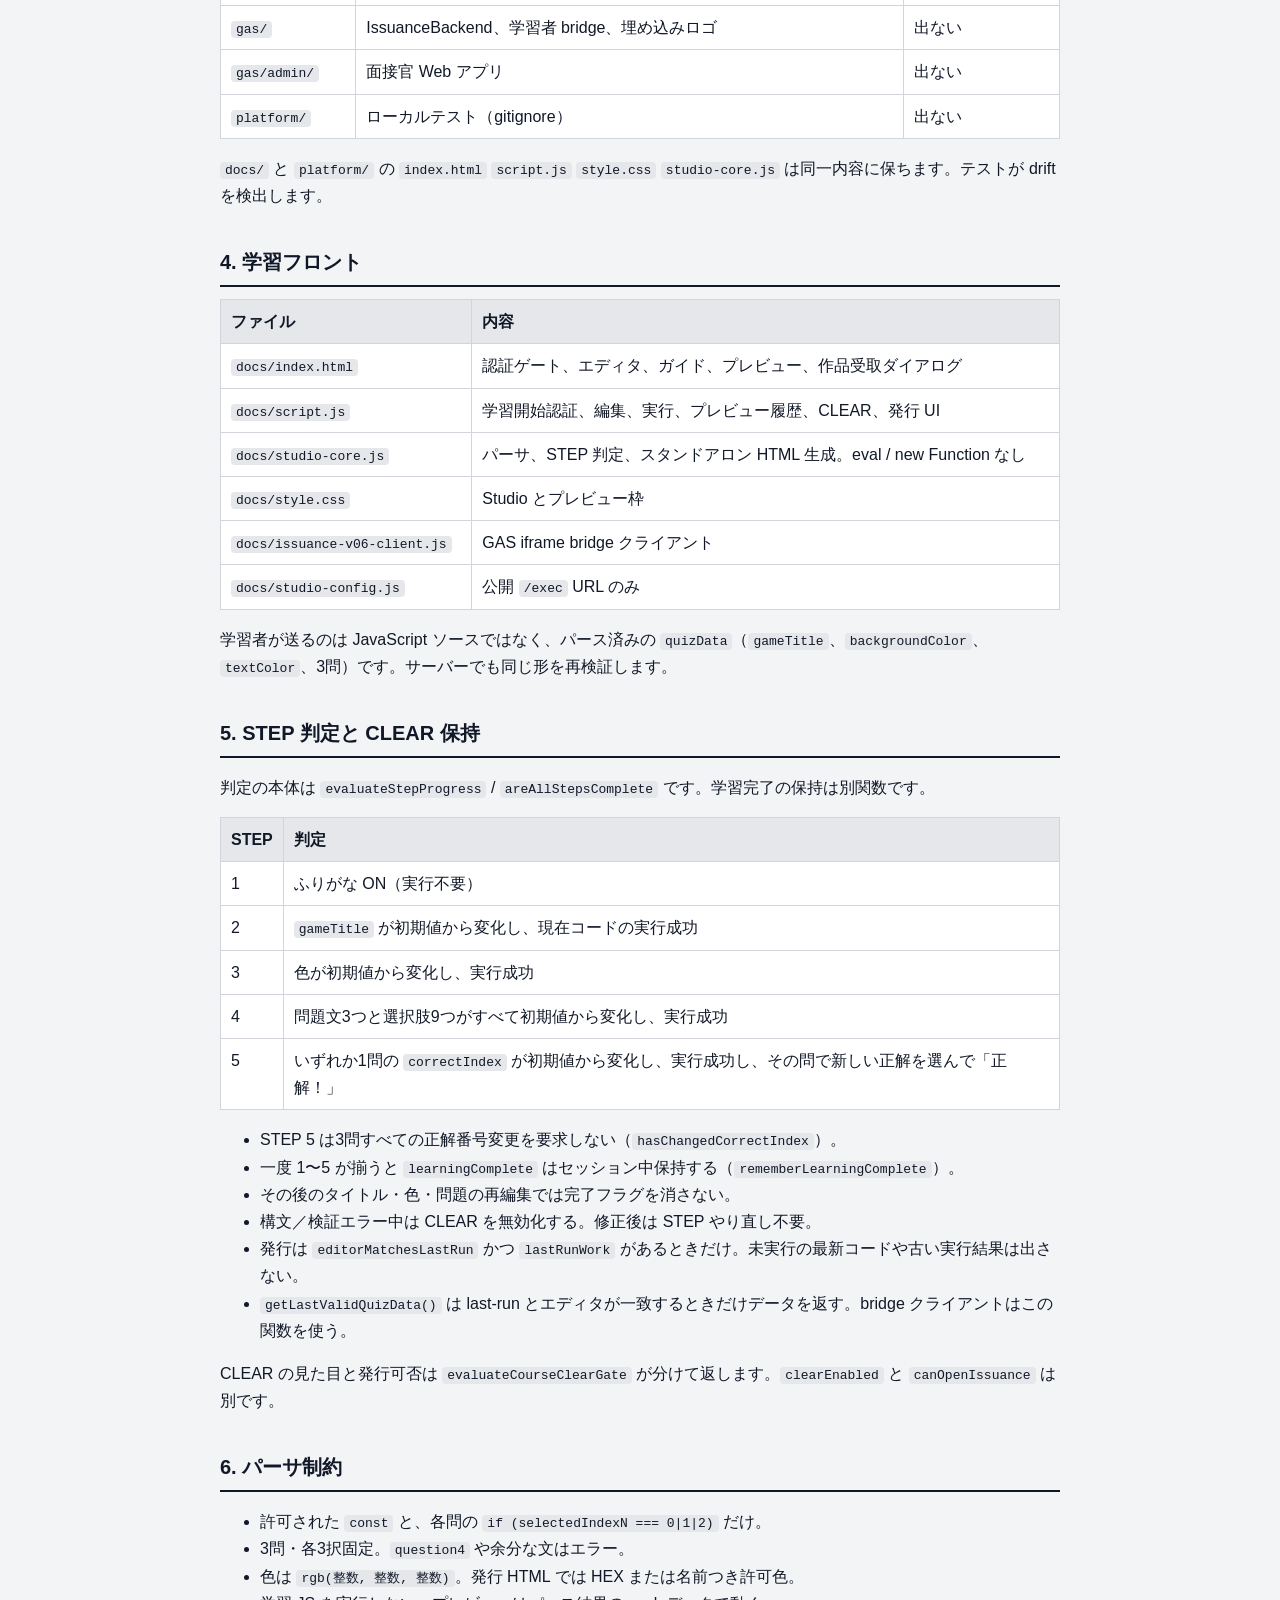
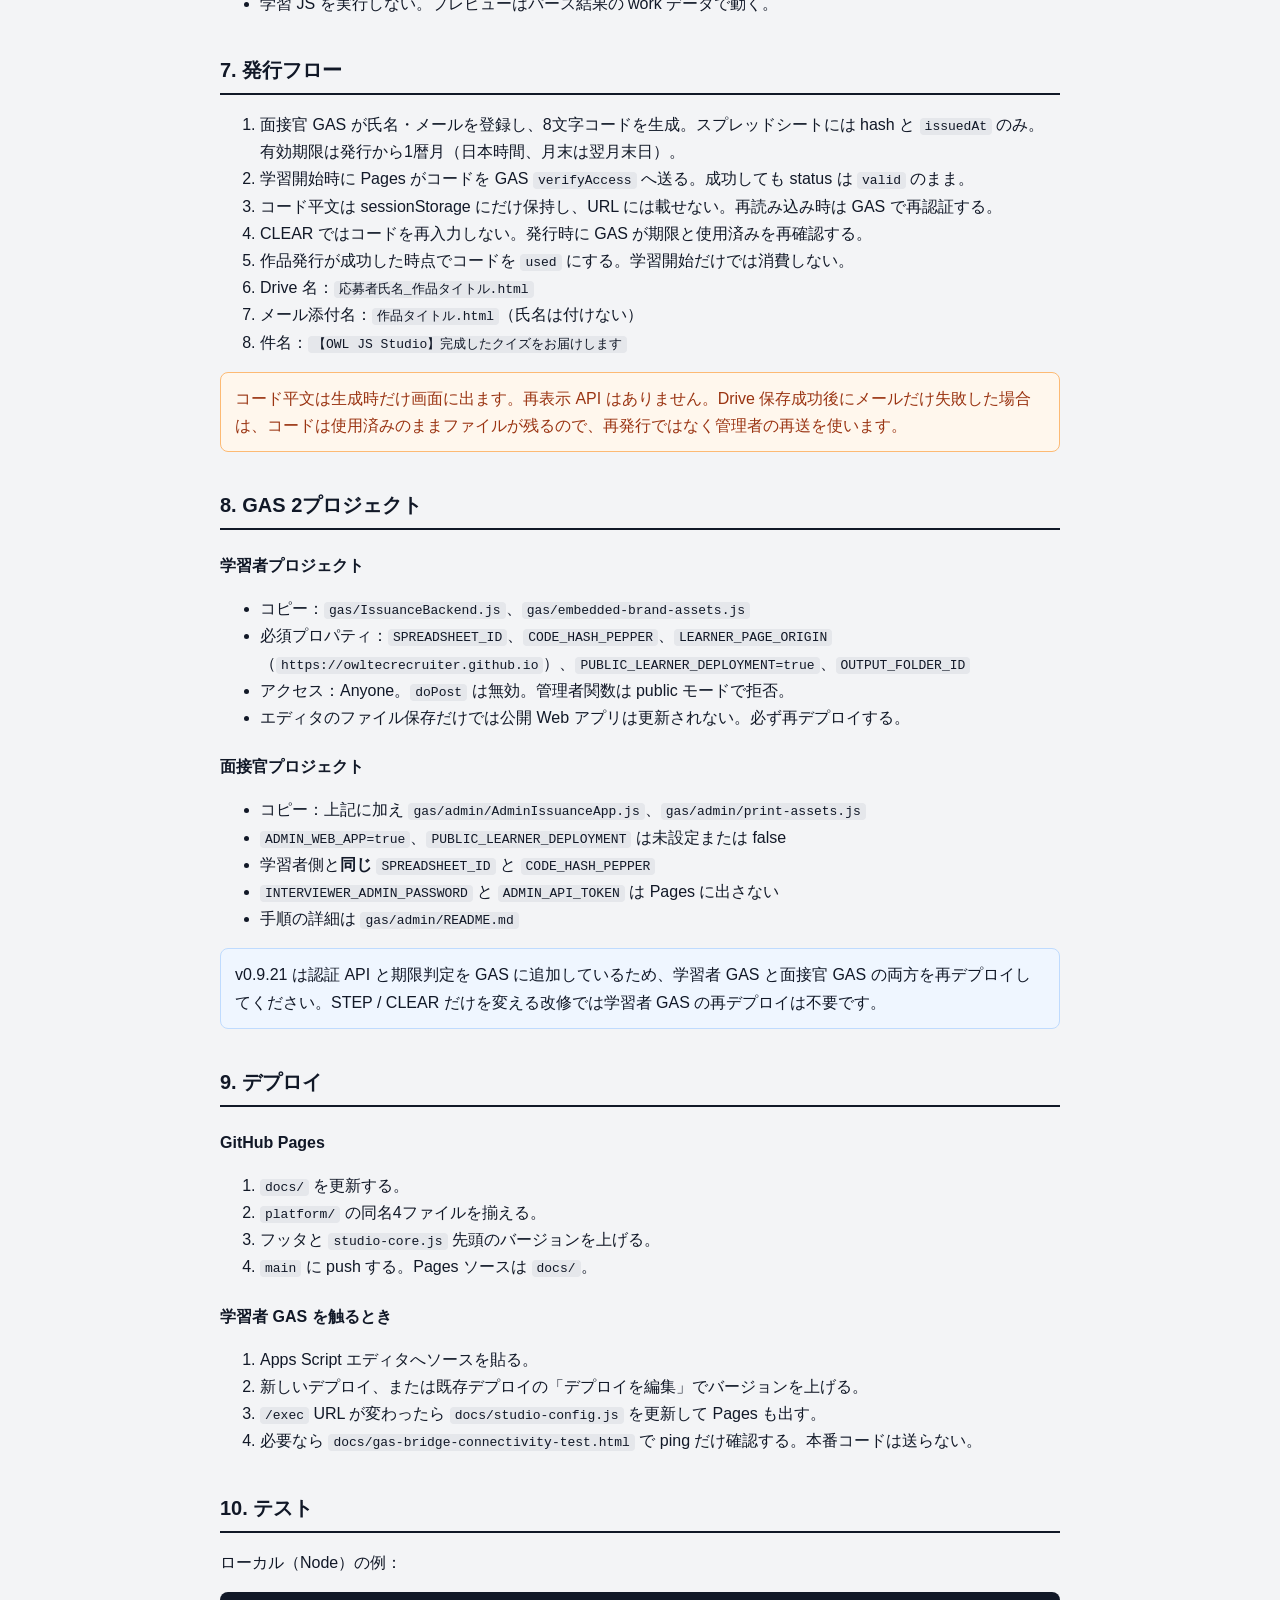
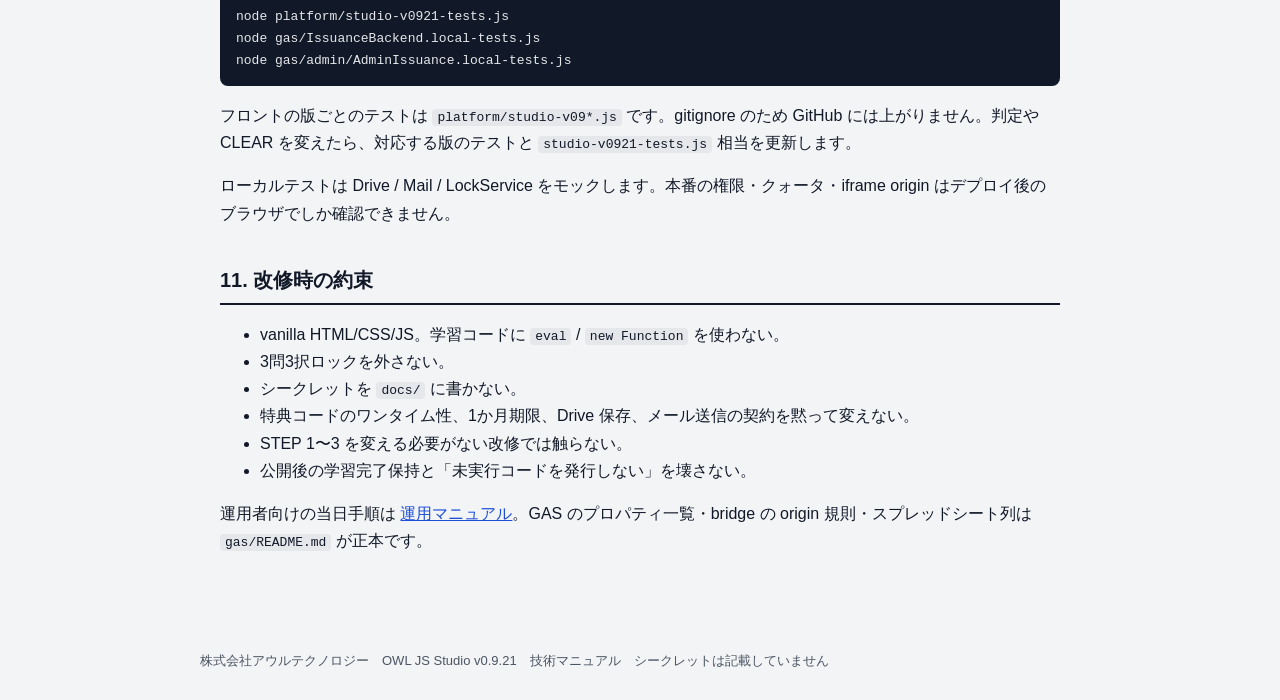
<file: docs/technical-manual.html>
<!DOCTYPE html>
<html lang="ja">
<head>
  <meta charset="UTF-8">
  <meta name="viewport" content="width=device-width, initial-scale=1">
  <title>OWL JS Studio 技術マニュアル</title>
  <link rel="icon" href="owl-logo.png">
  <style>
    :root {
      --text: #111827;
      --muted: #4b5563;
      --line: #d1d5db;
      --bg: #f3f4f6;
      --card: #ffffff;
      --accent: #111827;
    }
    * { box-sizing: border-box; }
    body {
      margin: 0;
      color: var(--text);
      background: var(--bg);
      font-family: "Segoe UI", "Hiragino Sans", "Yu Gothic", sans-serif;
      line-height: 1.7;
    }
    header {
      padding: 28px 20px 20px;
      color: #fff;
      background: var(--accent);
    }
    header .wrap, main, footer .wrap { max-width: 880px; margin: 0 auto; }
    .brand { margin: 0 0 8px; font-size: 13px; opacity: 0.8; }
    h1 { margin: 0 0 8px; font-size: 28px; line-height: 1.3; }
    .lede { margin: 0; color: #e5e7eb; }
    main { padding: 28px 20px 64px; }
    h2 {
      margin: 36px 0 12px;
      padding-bottom: 6px;
      border-bottom: 2px solid var(--accent);
      font-size: 20px;
    }
    h3 { margin: 22px 0 8px; font-size: 16px; }
    table { width: 100%; border-collapse: collapse; background: var(--card); }
    th, td {
      padding: 8px 10px;
      border: 1px solid var(--line);
      text-align: left;
      vertical-align: top;
    }
    th { background: #e5e7eb; }
    pre, code {
      font-family: Consolas, "Courier New", monospace;
      font-size: 13px;
    }
    pre {
      padding: 14px 16px;
      overflow: auto;
      background: #111827;
      color: #e5e7eb;
      border-radius: 8px;
    }
    code { padding: 1px 5px; background: #e5e7eb; border-radius: 4px; }
    pre code { padding: 0; background: transparent; color: inherit; }
    nav.toc {
      padding: 16px 18px;
      background: var(--card);
      border: 1px solid var(--line);
      border-radius: 10px;
    }
    nav.toc ol { margin: 8px 0 0; padding-left: 22px; }
    .warn {
      padding: 12px 14px;
      color: #9a3412;
      background: #fff7ed;
      border: 1px solid #fdba74;
      border-radius: 8px;
    }
    .note {
      padding: 12px 14px;
      background: #eff6ff;
      border: 1px solid #bfdbfe;
      border-radius: 8px;
    }
    a { color: #1d4ed8; }
    footer {
      padding: 16px 20px 28px;
      color: var(--muted);
      font-size: 13px;
    }
    @media print {
      body { background: #fff; }
      header { color: #000; background: #fff; border-bottom: 2px solid #000; }
      pre { color: #000; background: #f3f4f6; }
    }
  </style>
</head>
<body>
  <header>
    <div class="wrap">
      <p class="brand">株式会社アウルテクノロジー　／　OWL JS Studio v0.9.21</p>
      <h1>技術マニュアル</h1>
      <p class="lede">構成、判定、発行、デプロイ、テスト。運用手順は運用マニュアルを先に読んでください。</p>
    </div>
  </header>
  <main>
    <nav class="toc" aria-label="目次">
      <strong>目次</strong>
      <ol>
        <li><a href="#status">完成時点の状態</a></li>
        <li><a href="#arch">システム構成</a></li>
        <li><a href="#repo">リポジトリと公開範囲</a></li>
        <li><a href="#front">学習フロント</a></li>
        <li><a href="#steps">STEP 判定と CLEAR 保持</a></li>
        <li><a href="#parser">パーサ制約</a></li>
        <li><a href="#issue">発行フロー</a></li>
        <li><a href="#gas">GAS 2プロジェクト</a></li>
        <li><a href="#deploy">デプロイ</a></li>
        <li><a href="#test">テスト</a></li>
        <li><a href="#change">改修時の約束</a></li>
      </ol>
    </nav>

    <h2 id="status">1. 完成時点の状態</h2>
    <table>
      <thead><tr><th>項目</th><th>値</th></tr></thead>
      <tbody>
        <tr><td>バージョン</td><td>v0.9.21</td></tr>
        <tr><td>学習画面</td><td>https://owltecrecruiter.github.io/owl-js-studio/</td></tr>
        <tr><td>公開ブランチ</td><td>GitHub <code>main</code> の <code>docs/</code>（GitHub Pages）</td></tr>
        <tr><td>学習者 GAS</td><td>公開 <code>/exec</code>。ping、<code>verifyAccessFromBridge</code>、<code>issueWorkFromBridge</code></td></tr>
        <tr><td>面接官 GAS</td><td>別プロジェクト。Pages には載せない</td></tr>
      </tbody>
    </table>
    <p>学習画面の GAS URL は <code>docs/studio-config.js</code> の <code>gasBridgeUrl</code> だけです。管理者トークン・ペッパー・スプレッドシート ID・Drive ID は Pages に置かないでください。</p>

    <h2 id="arch">2. システム構成</h2>
    <pre><code>[学習者]
  GitHub Pages  docs/   OWL JS Studio
       |  hidden iframe + postMessage
       v
[学習者用 GAS Web App /exec]  Anyone
       |-- Spreadsheet（codeHash, 発行履歴）
       |-- Drive（応募者氏名_作品タイトル.html）
       +-- MailApp（作品タイトル.html を添付）

[面接官]
  面接官用 GAS Web App /exec   別プロジェクト
       +-- 同じ Spreadsheet / 同じ CODE_HASH_PEPPER
</code></pre>
    <p>ブラウザから GAS へ直接 <code>fetch</code> しません。CORS を避けるため、HTML Service の iframe が <code>google.script.run</code> でサーバー関数を呼びます。詳細な origin / <code>bridgeSession</code> の規則は <code>gas/README.md</code> にあります。</p>

    <h2 id="repo">3. リポジトリと公開範囲</h2>
    <table>
      <thead><tr><th>場所</th><th>役割</th><th>GitHub Pages</th></tr></thead>
      <tbody>
        <tr><td><code>docs/</code></td><td>学習 UI、studio-core、bridge クライアント、本マニュアル</td><td>公開</td></tr>
        <tr><td><code>gas/</code></td><td>IssuanceBackend、学習者 bridge、埋め込みロゴ</td><td>出ない</td></tr>
        <tr><td><code>gas/admin/</code></td><td>面接官 Web アプリ</td><td>出ない</td></tr>
        <tr><td><code>platform/</code></td><td>ローカルテスト（gitignore）</td><td>出ない</td></tr>
      </tbody>
    </table>
    <p><code>docs/</code> と <code>platform/</code> の <code>index.html</code> <code>script.js</code> <code>style.css</code> <code>studio-core.js</code> は同一内容に保ちます。テストが drift を検出します。</p>

    <h2 id="front">4. 学習フロント</h2>
    <table>
      <thead><tr><th>ファイル</th><th>内容</th></tr></thead>
      <tbody>
        <tr><td><code>docs/index.html</code></td><td>認証ゲート、エディタ、ガイド、プレビュー、作品受取ダイアログ</td></tr>
        <tr><td><code>docs/script.js</code></td><td>学習開始認証、編集、実行、プレビュー履歴、CLEAR、発行 UI</td></tr>
        <tr><td><code>docs/studio-core.js</code></td><td>パーサ、STEP 判定、スタンドアロン HTML 生成。eval / new Function なし</td></tr>
        <tr><td><code>docs/style.css</code></td><td>Studio とプレビュー枠</td></tr>
        <tr><td><code>docs/issuance-v06-client.js</code></td><td>GAS iframe bridge クライアント</td></tr>
        <tr><td><code>docs/studio-config.js</code></td><td>公開 <code>/exec</code> URL のみ</td></tr>
      </tbody>
    </table>
    <p>学習者が送るのは JavaScript ソースではなく、パース済みの <code>quizData</code>（<code>gameTitle</code>、<code>backgroundColor</code>、<code>textColor</code>、3問）です。サーバーでも同じ形を再検証します。</p>

    <h2 id="steps">5. STEP 判定と CLEAR 保持</h2>
    <p>判定の本体は <code>evaluateStepProgress</code> / <code>areAllStepsComplete</code> です。学習完了の保持は別関数です。</p>
    <table>
      <thead><tr><th>STEP</th><th>判定</th></tr></thead>
      <tbody>
        <tr><td>1</td><td>ふりがな ON（実行不要）</td></tr>
        <tr><td>2</td><td><code>gameTitle</code> が初期値から変化し、現在コードの実行成功</td></tr>
        <tr><td>3</td><td>色が初期値から変化し、実行成功</td></tr>
        <tr><td>4</td><td>問題文3つと選択肢9つがすべて初期値から変化し、実行成功</td></tr>
        <tr><td>5</td><td>いずれか1問の <code>correctIndex</code> が初期値から変化し、実行成功し、その問で新しい正解を選んで「正解！」</td></tr>
      </tbody>
    </table>
    <ul>
      <li>STEP 5 は3問すべての正解番号変更を要求しない（<code>hasChangedCorrectIndex</code>）。</li>
      <li>一度 1〜5 が揃うと <code>learningComplete</code> はセッション中保持する（<code>rememberLearningComplete</code>）。</li>
      <li>その後のタイトル・色・問題の再編集では完了フラグを消さない。</li>
      <li>構文／検証エラー中は CLEAR を無効化する。修正後は STEP やり直し不要。</li>
      <li>発行は <code>editorMatchesLastRun</code> かつ <code>lastRunWork</code> があるときだけ。未実行の最新コードや古い実行結果は出さない。</li>
      <li><code>getLastValidQuizData()</code> は last-run とエディタが一致するときだけデータを返す。bridge クライアントはこの関数を使う。</li>
    </ul>
    <p>CLEAR の見た目と発行可否は <code>evaluateCourseClearGate</code> が分けて返します。<code>clearEnabled</code> と <code>canOpenIssuance</code> は別です。</p>

    <h2 id="parser">6. パーサ制約</h2>
    <ul>
      <li>許可された <code>const</code> と、各問の <code>if (selectedIndexN === 0|1|2)</code> だけ。</li>
      <li>3問・各3択固定。<code>question4</code> や余分な文はエラー。</li>
      <li>色は <code>rgb(整数, 整数, 整数)</code>。発行 HTML では HEX または名前つき許可色。</li>
      <li>学習 JS を実行しない。プレビューはパース結果の work データで動く。</li>
    </ul>

    <h2 id="issue">7. 発行フロー</h2>
    <ol>
      <li>面接官 GAS が氏名・メールを登録し、8文字コードを生成。スプレッドシートには hash と <code>issuedAt</code> のみ。有効期限は発行から1暦月（日本時間、月末は翌月末日）。</li>
      <li>学習開始時に Pages がコードを GAS <code>verifyAccess</code> へ送る。成功しても status は <code>valid</code> のまま。</li>
      <li>コード平文は sessionStorage にだけ保持し、URL には載せない。再読み込み時は GAS で再認証する。</li>
      <li>CLEAR ではコードを再入力しない。発行時に GAS が期限と使用済みを再確認する。</li>
      <li>作品発行が成功した時点でコードを <code>used</code> にする。学習開始だけでは消費しない。</li>
      <li>Drive 名：<code>応募者氏名_作品タイトル.html</code></li>
      <li>メール添付名：<code>作品タイトル.html</code>（氏名は付けない）</li>
      <li>件名：<code>【OWL JS Studio】完成したクイズをお届けします</code></li>
    </ol>
    <div class="warn">
      コード平文は生成時だけ画面に出ます。再表示 API はありません。Drive 保存成功後にメールだけ失敗した場合は、コードは使用済みのままファイルが残るので、再発行ではなく管理者の再送を使います。
    </div>

    <h2 id="gas">8. GAS 2プロジェクト</h2>
    <h3>学習者プロジェクト</h3>
    <ul>
      <li>コピー：<code>gas/IssuanceBackend.js</code>、<code>gas/embedded-brand-assets.js</code></li>
      <li>必須プロパティ：<code>SPREADSHEET_ID</code>、<code>CODE_HASH_PEPPER</code>、<code>LEARNER_PAGE_ORIGIN</code>（<code>https://owltecrecruiter.github.io</code>）、<code>PUBLIC_LEARNER_DEPLOYMENT=true</code>、<code>OUTPUT_FOLDER_ID</code></li>
      <li>アクセス：Anyone。<code>doPost</code> は無効。管理者関数は public モードで拒否。</li>
      <li>エディタのファイル保存だけでは公開 Web アプリは更新されない。必ず再デプロイする。</li>
    </ul>
    <h3>面接官プロジェクト</h3>
    <ul>
      <li>コピー：上記に加え <code>gas/admin/AdminIssuanceApp.js</code>、<code>gas/admin/print-assets.js</code></li>
      <li><code>ADMIN_WEB_APP=true</code>、<code>PUBLIC_LEARNER_DEPLOYMENT</code> は未設定または false</li>
      <li>学習者側と<strong>同じ</strong> <code>SPREADSHEET_ID</code> と <code>CODE_HASH_PEPPER</code></li>
      <li><code>INTERVIEWER_ADMIN_PASSWORD</code> と <code>ADMIN_API_TOKEN</code> は Pages に出さない</li>
      <li>手順の詳細は <code>gas/admin/README.md</code></li>
    </ul>
    <div class="note">
      v0.9.21 は認証 API と期限判定を GAS に追加しているため、学習者 GAS と面接官 GAS の両方を再デプロイしてください。STEP / CLEAR だけを変える改修では学習者 GAS の再デプロイは不要です。
    </div>

    <h2 id="deploy">9. デプロイ</h2>
    <h3>GitHub Pages</h3>
    <ol>
      <li><code>docs/</code> を更新する。</li>
      <li><code>platform/</code> の同名4ファイルを揃える。</li>
      <li>フッタと <code>studio-core.js</code> 先頭のバージョンを上げる。</li>
      <li><code>main</code> に push する。Pages ソースは <code>docs/</code>。</li>
    </ol>
    <h3>学習者 GAS を触るとき</h3>
    <ol>
      <li>Apps Script エディタへソースを貼る。</li>
      <li>新しいデプロイ、または既存デプロイの「デプロイを編集」でバージョンを上げる。</li>
      <li><code>/exec</code> URL が変わったら <code>docs/studio-config.js</code> を更新して Pages も出す。</li>
      <li>必要なら <code>docs/gas-bridge-connectivity-test.html</code> で ping だけ確認する。本番コードは送らない。</li>
    </ol>

    <h2 id="test">10. テスト</h2>
    <p>ローカル（Node）の例：</p>
    <pre><code>node platform/studio-v0921-tests.js
node gas/IssuanceBackend.local-tests.js
node gas/admin/AdminIssuance.local-tests.js</code></pre>
    <p>フロントの版ごとのテストは <code>platform/studio-v09*.js</code> です。gitignore のため GitHub には上がりません。判定や CLEAR を変えたら、対応する版のテストと <code>studio-v0921-tests.js</code> 相当を更新します。</p>
    <p>ローカルテストは Drive / Mail / LockService をモックします。本番の権限・クォータ・iframe origin はデプロイ後のブラウザでしか確認できません。</p>

    <h2 id="change">11. 改修時の約束</h2>
    <ul>
      <li>vanilla HTML/CSS/JS。学習コードに <code>eval</code> / <code>new Function</code> を使わない。</li>
      <li>3問3択ロックを外さない。</li>
      <li>シークレットを <code>docs/</code> に書かない。</li>
      <li>特典コードのワンタイム性、1か月期限、Drive 保存、メール送信の契約を黙って変えない。</li>
      <li>STEP 1〜3 を変える必要がない改修では触らない。</li>
      <li>公開後の学習完了保持と「未実行コードを発行しない」を壊さない。</li>
    </ul>
    <p>運用者向けの当日手順は <a href="operations-manual.html">運用マニュアル</a>。GAS のプロパティ一覧・bridge の origin 規則・スプレッドシート列は <code>gas/README.md</code> が正本です。</p>
  </main>
  <footer>
    <div class="wrap">株式会社アウルテクノロジー　OWL JS Studio v0.9.21　技術マニュアル　シークレットは記載していません</div>
  </footer>
</body>
</html>
</file>
<file: docs/style.css>
* {
  box-sizing: border-box;
}

html,
body {
  margin: 0;
  height: 100%;
}

:root {
  --editor-font: Consolas, "Courier New", "MS Gothic", "Yu Gothic", Meiryo, monospace;
  --editor-font-size: 14px;
  --editor-line-height: 21px;
  --editor-pad-y: 8px;
  --editor-pad-x: 12px;
  --chrome-bg: #243044;
  --activity-bg: #1b2433;
  --sidebar-bg: #1e2736;
  --editor-bg: #1e1e1e;
  --panel-bg: #1e1e1e;
  --border: #314056;
  --text: #e6edf5;
  --text-dim: #9aa8b8;
  --accent: #2b7fc1;
  --accent-strong: #1e6bb8;
}

body {
  display: flex;
  flex-direction: column;
  min-width: 960px;
  overflow-x: auto;
  overflow-y: hidden;
  font-family: "Yu Gothic", "Meiryo", sans-serif;
  color: var(--text);
  background: var(--editor-bg);
}

button {
  font-family: inherit;
}

.title-bar {
  display: flex;
  align-items: center;
  gap: 12px;
  height: 52px;
  padding: 0 12px;
  color: var(--text);
  background: var(--chrome-bg);
  border-bottom: 1px solid var(--border);
  user-select: none;
}

.brand-link {
  display: inline-flex;
  align-items: center;
  gap: 8px;
  min-width: 0;
  padding: 2px 8px 2px 2px;
  color: #f3f3f3;
  text-decoration: none;
  border-radius: 4px;
}

.brand-link:hover {
  color: #ffffff;
  background: rgba(255, 255, 255, 0.08);
}

.brand-link:hover .company-name {
  text-decoration: underline;
}

.brand-link:focus {
  outline: none;
}

.brand-link:focus-visible {
  outline: 2px solid #75beff;
  outline-offset: 2px;
}

.title-logo-frame {
  display: flex;
  align-items: center;
  justify-content: center;
  flex: 0 0 auto;
  height: 42px;
  padding: 3px 8px;
  background: #ffffff;
  border: 1px solid #d6d6d6;
}

.title-logo {
  display: block;
  height: 36px;
  width: auto;
  max-width: 180px;
  object-fit: contain;
  object-position: left center;
}

.company-name {
  color: #f8fafc;
  font-size: 13px;
  font-weight: 700;
  letter-spacing: 0.04em;
  white-space: nowrap;
}

.title-name {
  margin: 0;
  padding-left: 10px;
  color: #f8fafc;
  border-left: 2px solid var(--accent);
  font-size: 14px;
  font-weight: 700;
  letter-spacing: 0.04em;
  white-space: nowrap;
}

.title-copy {
  margin: 0;
  color: #c5d0dc;
  font-size: 12px;
  white-space: nowrap;
  overflow: hidden;
  text-overflow: ellipsis;
}

.workbench {
  display: flex;
  flex: 1;
  min-height: 0;
}

.activity-bar {
  display: flex;
  flex-direction: column;
  align-items: center;
  gap: 4px;
  width: 48px;
  padding-top: 6px;
  background: var(--activity-bg);
  border-right: 1px solid var(--border);
}

.activity-button {
  display: flex;
  flex-direction: column;
  align-items: center;
  justify-content: center;
  gap: 2px;
  width: 48px;
  min-height: 48px;
  padding: 6px 0 8px;
  color: #858585;
  background: transparent;
  border: 0;
  border-left: 2px solid transparent;
  cursor: pointer;
}

.activity-button svg {
  width: 22px;
  height: 22px;
}

.activity-button-caption {
  font-size: 10px;
  font-weight: 700;
  letter-spacing: 0.04em;
  line-height: 1.2;
}

.activity-button:hover {
  color: #d7d7d7;
}

.activity-button.active {
  color: #ffffff;
  border-left-color: var(--accent);
}

#activity-guide:not(.active) {
  color: #9cdcfe;
}

body:not(.guide-open) #activity-guide {
  color: #9cdcfe;
}

body.access-locked .workbench,
body.access-locked .status-bar {
  pointer-events: none;
  user-select: none;
}

.access-gate {
  position: fixed;
  inset: 0;
  z-index: 40;
  display: flex;
  align-items: center;
  justify-content: center;
  padding: 24px;
  background: rgba(15, 22, 32, 0.94);
}

body.access-open .access-gate,
.access-gate[hidden] {
  display: none;
}

.access-gate-card {
  width: min(440px, 100%);
  padding: 28px 24px 22px;
  color: var(--text);
  background: #243044;
  border: 1px solid #3d516b;
  border-radius: 12px;
  box-shadow: 0 18px 48px rgba(0, 0, 0, 0.35);
}

.access-gate-card h2 {
  margin: 0 0 12px;
  font-size: 20px;
}

.access-gate-card p {
  margin: 0;
  line-height: 1.7;
}

.access-gate-card .modal-actions {
  margin-top: 16px;
}

.sidebar {
  display: flex;
  flex-direction: column;
  flex: 0 1 260px;
  width: 260px;
  min-width: 200px;
  max-width: 280px;
  background: var(--sidebar-bg);
  border-right: 1px solid var(--border);
}

.sidebar.hidden {
  display: none;
}

.sidebar-header {
  display: flex;
  align-items: center;
  justify-content: space-between;
  gap: 8px;
  min-height: 35px;
  padding: 8px 12px;
  border-bottom: 1px solid var(--border);
}

.sidebar-header h2 {
  margin: 0;
  color: #e6e6e6;
  font-size: 14px;
}

.sidebar-scroll {
  flex: 1;
  min-height: 0;
  overflow: auto;
  padding: 10px 12px;
}

.guide-section + .guide-section {
  margin-top: 16px;
}

.sidebar-section-title {
  margin: 0 0 8px;
  color: var(--text-dim);
  font-size: 11px;
  font-weight: 700;
  letter-spacing: 0.12em;
}

.editor-column {
  display: flex;
  flex-direction: column;
  flex: 3 1 0;
  min-width: 360px;
  min-height: 0;
  overflow: hidden;
  background: var(--editor-bg);
}

.tabs-row {
  display: flex;
  align-items: center;
  flex-wrap: wrap;
  gap: 0 8px;
  min-height: 35px;
  background: var(--sidebar-bg);
  border-bottom: 1px solid var(--border);
}

.file-tab {
  display: inline-flex;
  align-items: center;
  gap: 8px;
  flex: 0 0 auto;
  height: 35px;
  padding: 0 14px;
  color: var(--text);
  background: var(--editor-bg);
  border-right: 1px solid var(--border);
  border-top: 1px solid var(--accent);
  font-size: 13px;
}

.file-tab-icon {
  display: inline-grid;
  place-items: center;
  width: 18px;
  height: 14px;
  color: #1e1e1e;
  background: #dcdcaa;
  font-size: 9px;
  font-weight: 700;
}

.editor-toolbar {
  display: flex;
  align-items: center;
  justify-content: flex-end;
  flex: 1 1 320px;
  gap: 6px;
  min-width: 0;
  padding: 4px 10px;
}

.editor-wrap {
  display: flex;
  flex: 1;
  min-height: 240px;
  min-width: 0;
  overflow: hidden;
  background: var(--editor-bg);
}

.edit-surface {
  display: grid;
  grid-template-columns: 46px minmax(0, 1fr);
  flex: 1;
  min-width: 0;
  min-height: 0;
  overflow: hidden;
}

.editor-wrap.furigana-on .edit-surface {
  display: none;
}

.line-numbers,
.highlight-layer,
.code-editor {
  margin: 0;
  border: 0;
  font-family: var(--editor-font);
  font-size: var(--editor-font-size);
  font-weight: 400;
  font-style: normal;
  font-variant-ligatures: none;
  font-kerning: none;
  font-synthesis: none;
  font-feature-settings: "liga" 0, "calt" 0;
  line-height: var(--editor-line-height);
  letter-spacing: 0;
  tab-size: 2;
  -moz-tab-size: 2;
  white-space: pre;
  word-wrap: normal;
  overflow-wrap: normal;
}

.line-numbers {
  overflow: hidden;
  padding: var(--editor-pad-y) 0;
  user-select: none;
}

.line-numbers {
  color: #858585;
  text-align: right;
  background: var(--editor-bg);
  border-right: 1px solid var(--border);
}

.line-numbers span,
.hl-line {
  display: block;
  height: var(--editor-line-height);
  min-height: var(--editor-line-height);
  max-height: var(--editor-line-height);
  line-height: var(--editor-line-height);
  overflow: hidden;
}

.line-numbers span {
  padding-right: 8px;
}

.furigana-view {
  display: none;
  flex: 1;
  min-width: 0;
  min-height: 0;
  overflow: auto;
  background: var(--editor-bg);
}

.editor-wrap.furigana-on .furigana-view {
  display: block;
}

.editor-wrap.furigana-off .furigana-view,
.furigana-view[hidden] {
  display: none !important;
}

.fg-row {
  display: flex;
  align-items: flex-end;
  min-height: 40px;
  padding: 4px 0 2px;
}

.fg-row-focus {
  background: rgba(14, 99, 156, 0.18);
}

.fg-lineno {
  position: sticky;
  left: 0;
  z-index: 1;
  flex: 0 0 46px;
  align-self: stretch;
  display: flex;
  align-items: flex-end;
  justify-content: flex-end;
  padding: 0 8px 0 0;
  color: #858585;
  background: var(--editor-bg);
  border-right: 1px solid var(--border);
  font-family: var(--editor-font);
  font-size: var(--editor-font-size);
  line-height: var(--editor-line-height);
  user-select: none;
}

.fg-units {
  display: flex;
  flex-direction: row;
  align-items: flex-end;
  min-width: max-content;
  padding: 0 var(--editor-pad-x);
}

.fg-space {
  white-space: pre;
  font-family: var(--editor-font);
  font-size: var(--editor-font-size);
  line-height: var(--editor-line-height);
  height: var(--editor-line-height);
}

.fg-unit {
  display: inline-flex;
  flex-direction: column;
  align-items: center;
  margin-right: 6px;
}

.fg-unit-bare {
  margin-right: 0;
  align-items: flex-start;
}

.fg-ruby {
  padding: 0 1px;
  color: #e2c08d;
  font-family: "Yu Gothic", "Meiryo", sans-serif;
  font-size: 10px;
  font-weight: 700;
  line-height: 14px;
  letter-spacing: 0;
  text-align: center;
  white-space: nowrap;
}

.fg-token {
  white-space: pre;
  font-family: var(--editor-font);
  font-size: var(--editor-font-size);
  font-weight: 400;
  line-height: var(--editor-line-height);
  letter-spacing: 0;
}

.code-area {
  position: relative;
  overflow: hidden;
  min-width: 0;
}

.highlight-layer,
.code-editor {
  position: absolute;
  top: 0;
  left: 0;
  right: 0;
  bottom: 0;
  padding: var(--editor-pad-y) var(--editor-pad-x);
}

.highlight-layer {
  z-index: 1;
  overflow: hidden;
  color: #d4d4d4;
  pointer-events: none;
}

.code-editor {
  z-index: 2;
  width: 100%;
  height: 100%;
  overflow: auto;
  color: transparent;
  caret-color: #ffffff;
  background: transparent;
  outline: 0;
  resize: none;
}

.editor-wrap.is-composing .code-editor {
  color: #d4d4d4;
}

.editor-wrap.is-composing .highlight-layer {
  visibility: hidden;
}

.code-editor::selection {
  color: transparent;
  background: rgba(38, 79, 120, 0.72);
}

.editor-wrap.is-composing .code-editor::selection {
  color: #d4d4d4;
}

.hl-line {
  color: #d4d4d4;
  white-space: pre;
}

.token-keyword {
  color: #569cd6;
}

.token-string {
  color: #ce9178;
}

.token-number {
  color: #b5cea8;
}

.token-comment {
  color: #6a9955;
}

.token-operator,
.token-identifier {
  color: #d4d4d4;
}

.token-identifier {
  color: #9cdcfe;
}

.console-resize {
  height: 4px;
  cursor: ns-resize;
  background: var(--border);
}

.console-resize:hover {
  background: var(--accent);
}

.console-panel {
  display: flex;
  flex-direction: column;
  height: 132px;
  min-height: 72px;
  overflow: hidden;
  background: #1e1e1e;
  border-top: 1px solid var(--border);
}

.console-header {
  display: flex;
  align-items: center;
  justify-content: space-between;
  min-height: 35px;
  padding: 0 10px;
  background: var(--sidebar-bg);
  border-bottom: 1px solid var(--border);
}

.console-header h2 {
  margin: 0;
  color: #e6e6e6;
  font-size: 12px;
  letter-spacing: 0.08em;
}

.console-output {
  flex: 1;
  min-height: 0;
  overflow: auto;
  padding: 6px 10px 8px;
  font-family: var(--editor-font);
  font-size: 12px;
  line-height: 1.5;
}

.console-line + .console-line {
  margin-top: 2px;
}

.console-info {
  color: #9cdcfe;
}

.console-success {
  color: #89d185;
}

.console-notice {
  color: #cca700;
}

.console-error {
  color: #f14c4c;
}

.preview-panel {
  display: flex;
  flex-direction: column;
  flex: 2 1 0;
  min-width: 300px;
  min-height: 0;
  background: #151c28;
  border-left: 1px solid var(--border);
}

.preview-header {
  display: flex;
  align-items: center;
  gap: 10px;
  min-height: 48px;
  padding: 6px 12px;
  background: #1e2736;
  border-bottom: 1px solid var(--border);
  border-left: 2px solid var(--accent);
}

.preview-heading {
  min-width: 0;
  flex: 1 1 auto;
}

.preview-header h2 {
  margin: 0;
  color: #e6e6e6;
  font-size: 11px;
  font-weight: 700;
  letter-spacing: 0.12em;
}

.preview-caption {
  margin: 2px 0 0;
  color: #c5d0dc;
  font-size: 11px;
  font-weight: 400;
  letter-spacing: 0;
  line-height: 1.3;
  white-space: nowrap;
  overflow: hidden;
  text-overflow: ellipsis;
}

.preview-run-state {
  margin: 0;
  color: #9aa8b8;
  font-size: 11px;
  white-space: nowrap;
}

.preview-nav {
  display: flex;
  align-items: center;
  gap: 6px;
  margin-left: auto;
}

.preview-nav-button {
  padding: 3px 8px;
  font-size: 11px;
}

.preview-stage {
  display: flex;
  flex-direction: column;
  flex: 1;
  min-height: 0;
  padding: 8px 12px 12px;
  background:
    linear-gradient(180deg, rgba(43, 127, 193, 0.06), transparent 56px),
    #151c28;
}

.preview-role-note {
  flex: 0 0 auto;
  margin: 0 0 8px;
  color: #c5d0dc;
  font-size: 12px;
  line-height: 1.4;
}

.preview-frame {
  display: flex;
  flex-direction: column;
  flex: 1;
  min-width: 0;
  min-height: 0;
  background: #0f141c;
  border: 1px solid #3d4d61;
  box-shadow: inset 0 0 0 1px rgba(43, 127, 193, 0.12);
}

.preview-bezel {
  display: flex;
  align-items: flex-start;
  justify-content: center;
  flex: 1;
  min-height: 0;
  overflow: auto;
  padding: 16px 14px 12px;
}

.preview-frame-footer {
  display: flex;
  align-items: center;
  flex: 0 0 auto;
  min-height: 26px;
  padding: 0 10px;
  color: #8b9aab;
  background: #1b2433;
  border-top: 1px solid #314056;
  font-size: 11px;
}

.preview-progress {
  margin: 0;
  overflow: hidden;
  text-overflow: ellipsis;
  white-space: nowrap;
}

.color-picker-popover {
  position: fixed;
  z-index: 40;
  width: 232px;
  padding: 8px;
  color: var(--text);
  background: var(--sidebar-bg);
  border: 1px solid var(--border);
  border-radius: 6px;
  box-shadow: 0 4px 16px rgba(0, 0, 0, 0.45);
  user-select: none;
}

.color-picker-popover.hidden,
.color-picker-popover[hidden] {
  display: none;
}

.cp-sv {
  position: relative;
  width: 100%;
  height: 150px;
  overflow: hidden;
  border-radius: 3px;
  cursor: crosshair;
  background:
    linear-gradient(to bottom, rgba(0, 0, 0, 0), #000000),
    linear-gradient(to right, #ffffff, #ff0000);
}

.cp-current-swatch {
  position: absolute;
  top: 6px;
  left: 6px;
  z-index: 2;
  width: 22px;
  height: 16px;
  border-radius: 3px;
  box-shadow: 0 0 0 1px rgba(0, 0, 0, 0.45), inset 0 0 0 1px rgba(255, 255, 255, 0.35);
  pointer-events: none;
}

.cp-hue {
  position: relative;
  height: 12px;
  margin-top: 8px;
  border-radius: 6px;
  cursor: pointer;
  background: linear-gradient(to right, #ff0000, #ffff00, #00ff00, #00ffff, #0000ff, #ff00ff, #ff0000);
}

.cp-bar {
  position: relative;
  flex: 1;
  height: 12px;
  border-radius: 6px;
  cursor: pointer;
}

.cp-thumb {
  position: absolute;
  top: 50%;
  width: 12px;
  height: 12px;
  margin-left: -6px;
  background: #ffffff;
  border: 1px solid #1e1e1e;
  border-radius: 50%;
  box-shadow: 0 0 0 1px rgba(255, 255, 255, 0.35), 0 1px 2px rgba(0, 0, 0, 0.45);
  transform: translateY(-50%);
  pointer-events: none;
}

.cp-sv-thumb {
  top: 0;
  width: 14px;
  height: 14px;
  margin-left: -7px;
  margin-top: -7px;
  transform: none;
}

.cp-mode {
  display: flex;
  justify-content: flex-start;
  margin: 8px 0 6px;
}

.cp-mode-label {
  display: inline-flex;
  align-items: center;
  min-width: 52px;
  padding: 2px 8px;
  color: #cccccc;
  background: #3c3c3c;
  border: 1px solid #3e3e42;
  border-radius: 3px;
  font-size: 11px;
  font-weight: 700;
  letter-spacing: 0.04em;
}

.cp-row {
  display: flex;
  align-items: center;
  gap: 8px;
  margin-top: 6px;
}

.cp-row-label {
  width: 12px;
  color: #bbbbbb;
  font-size: 11px;
  font-weight: 700;
}

.cp-num {
  width: 44px;
  height: 22px;
  padding: 0 6px;
  color: #cccccc;
  background: #3c3c3c;
  border: 1px solid #3e3e42;
  border-radius: 2px;
  font-family: var(--editor-font);
  font-size: 12px;
  text-align: right;
}

.cp-num:focus {
  outline: 1px solid #007acc;
  border-color: #007acc;
}

/* @quiz-surface-start */
.quiz-surface { width: 100%; max-width: 480px; font-family: 'Yu Gothic', 'Meiryo', sans-serif; }
.quiz-surface .screen { padding: 28px 22px 20px; box-shadow: inset 0 0 0 1px rgba(255, 255, 255, 0.14), inset 0 0 0 1px rgba(15, 23, 42, 0.18); }
.quiz-surface .title-screen { text-align: center; }
.quiz-surface .kicker { margin: 0 0 8px; font-size: 11px; font-weight: 700; letter-spacing: 0.14em; opacity: 0.62; }
.quiz-surface .game-title { margin: 8px 0 12px; font-size: 32px; line-height: 1.3; font-weight: 800; }
.quiz-surface .quiz-total { margin: 0 0 28px; font-size: 12px; font-weight: 600; letter-spacing: 0.06em; opacity: 0.64; }
.quiz-surface .question-number { display: inline-block; margin: 0 0 8px; padding: 3px 8px; font-size: 12px; font-weight: 700; letter-spacing: 0.06em; border: 1px solid currentColor; }
.quiz-surface .question-meter { position: relative; height: 4px; margin: 0 0 14px; overflow: hidden; }
.quiz-surface .question-meter::before { content: ""; position: absolute; inset: 0; background: currentColor; opacity: 0.18; }
.quiz-surface .question-meter-fill { position: relative; display: block; height: 100%; width: 0; background: currentColor; opacity: 0.55; }
.quiz-surface .question-text, .quiz-surface .result-heading { margin: 0 0 14px; font-size: 18px; line-height: 1.5; font-weight: 700; }
.quiz-surface .choices { display: grid; gap: 8px; margin-bottom: 12px; }
.quiz-surface button { font-family: inherit; font-weight: 700; cursor: pointer; }
.quiz-surface .choice-button, .quiz-surface .main-button { width: 100%; color: inherit; background: transparent; border: 1px solid currentColor; box-shadow: 0 0 0 1px rgba(255, 255, 255, 0.55), 0 0 0 2px rgba(15, 23, 42, 0.28); }
.quiz-surface .choice-button { padding: 11px 12px; font-size: 14px; text-align: left; }
.quiz-surface .choice-button:hover:not(:disabled) { opacity: 0.88; }
.quiz-surface .choice-button:disabled { cursor: not-allowed; opacity: 0.55; }
.quiz-surface .choice-button.selected { outline: 2px solid currentColor; }
.quiz-surface .choice-button.selected:disabled { opacity: 1; }
.quiz-surface .main-button { padding: 12px 14px; font-size: 15px; }
.quiz-surface .start-button { padding: 16px 18px; font-size: 17px; letter-spacing: 0.08em; border-width: 2px; }
.quiz-surface .answer-message { min-height: 24px; margin: 0 0 12px; font-size: 15px; font-weight: 700; }
.quiz-surface .correct { color: #14843c; }
.quiz-surface .incorrect { color: #c0342b; }
.quiz-surface .score-label { margin: 0 0 4px; font-size: 12px; font-weight: 700; letter-spacing: 0.1em; opacity: 0.72; }
.quiz-surface .score-text { margin: 0 0 10px; font-size: 32px; font-weight: 700; line-height: 1.15; }
.quiz-surface .result-message { margin: 0 0 16px; font-size: 14px; line-height: 1.6; }
.quiz-surface .result-actions { display: grid; gap: 8px; }
.quiz-surface .work-reference { margin: 16px 0 0; font-size: 12px; word-break: break-all; opacity: 0.8; }
.quiz-surface .maker-credit { display: flex; align-items: center; justify-content: center; gap: 8px; margin: 32px 0 0; font-size: 11px; font-weight: 600; line-height: 1.4; opacity: 0.62; }
.quiz-surface .maker-credit a { color: inherit; text-decoration: none; }
.quiz-surface .maker-credit a:hover { text-decoration: underline; }
.quiz-surface .maker-credit a:focus-visible { outline: 2px solid currentColor; outline-offset: 2px; }
.quiz-surface .credit-mark { display: block; width: 22px; height: 22px; object-fit: contain; }
.quiz-surface .hidden { display: none; }
/* @quiz-surface-end */

.hl-line-focus {
  background: rgba(14, 99, 156, 0.18);
}

.status-bar {
  display: flex;
  align-items: center;
  gap: 14px;
  height: 22px;
  padding: 0 10px;
  color: #ffffff;
  background: var(--accent);
  font-size: 12px;
  user-select: none;
}

.status-spacer {
  flex: 1;
}

.label {
  margin: 0 0 2px;
  color: var(--text-dim);
  font-size: 11px;
  font-weight: 700;
  letter-spacing: 0.1em;
  text-transform: uppercase;
}

.main-button,
.sub-button,
.icon-button {
  border: 0;
  cursor: pointer;
}

.main-button,
.sub-button {
  font-size: 12px;
  font-weight: 700;
  white-space: nowrap;
}

.main-button {
  padding: 5px 12px;
  color: #ffffff;
  background: var(--accent-strong);
}

.main-button:hover {
  background: var(--accent);
}

.main-button:disabled {
  color: #9aa8b8;
  background: #314056;
  cursor: default;
  opacity: 0.55;
}

.sub-button {
  padding: 5px 12px;
  color: var(--text);
  background: #2b3848;
  border: 1px solid #3d4d61;
}

.sub-button:hover {
  background: #35465a;
}

.sub-button:disabled {
  color: var(--text-dim);
  background: #243044;
  border-color: var(--border);
  cursor: default;
  opacity: 0.45;
}

.icon-button {
  padding: 4px 8px;
  color: var(--text);
  background: transparent;
  font-size: 12px;
}

.icon-button:hover {
  background: #2d2d2d;
}

.toggle-control {
  display: inline-flex;
  align-items: center;
  gap: 6px;
  padding: 4px 8px;
  color: var(--text);
  font-size: 12px;
  font-weight: 700;
  background: #2b3848;
  border: 1px solid #3d4d61;
  white-space: nowrap;
}

.editor-wrap.furigana-on ~ .console-resize {
  border-top-color: var(--accent);
}

.step-button.complete:not(.active) {
  box-shadow: inset 2px 0 0 #4b7a4b;
}

.modal-overlay {
  position: fixed;
  inset: 0;
  z-index: 60;
  display: flex;
  align-items: center;
  justify-content: center;
  padding: 24px;
  background: rgba(12, 18, 28, 0.62);
}

.modal-overlay.hidden,
.modal-overlay[hidden] {
  display: none;
}

.modal-card {
  width: min(420px, 100%);
  padding: 16px 16px 14px;
  color: var(--text);
  background: var(--sidebar-bg);
  border: 1px solid var(--border);
  border-top: 2px solid var(--accent);
  box-shadow: 0 8px 24px rgba(0, 0, 0, 0.4);
}

.modal-card h2 {
  margin: 0 0 10px;
  color: #f8fafc;
  font-size: 15px;
}

.modal-card p {
  margin: 0 0 6px;
  color: #d4d4d4;
  font-size: 13px;
  line-height: 1.6;
}

.modal-actions {
  display: flex;
  justify-content: flex-end;
  gap: 8px;
  margin-top: 14px;
}

.token-detail {
  margin: 0;
  padding: 8px;
  color: #d4d4d4;
  line-height: 1.6;
  background: #1e1e1e;
  border: 1px solid var(--border);
  font-size: 13px;
}

.step-buttons {
  display: flex;
  flex-wrap: wrap;
  gap: 6px;
  margin-bottom: 8px;
}

.step-button {
  padding: 5px 8px;
  color: #cccccc;
  background: #1e1e1e;
  border: 1px solid #3e3e42;
  font-size: 12px;
  font-weight: 700;
  cursor: pointer;
}

.step-button.active {
  color: #ffffff;
  background: var(--accent-strong);
  border-color: var(--accent-strong);
}

.step-button.complete:not(.active) {
  color: #b5cea8;
  border-color: #4b7a4b;
}

.step-clear-button {
  padding: 5px 10px;
  color: #9aa8b8;
  background: #314056;
  border: 1px solid #3e3e42;
  font-size: 12px;
  font-weight: 800;
  letter-spacing: 0.06em;
  cursor: default;
}

.step-clear-button:disabled {
  opacity: 0.55;
}

.step-clear-button.ready {
  color: #ffffff;
  background: #ff851b;
  border-color: #ff851b;
  cursor: pointer;
}

.step-clear-button.ready:hover {
  background: #e36b00;
  border-color: #e36b00;
}

.guide-lead {
  margin: 0 0 10px;
  padding: 8px;
  color: #d4d4d4;
  background: #243a55;
  border: 1px solid var(--accent);
  font-size: 12px;
  line-height: 1.55;
}

.step-card {
  display: grid;
  gap: 10px;
  padding: 12px;
  background: #1e1e1e;
  border: 1px solid var(--border);
}

.step-title {
  margin: 0;
  color: #9cdcfe;
  font-size: 15px;
  font-weight: 700;
  line-height: 1.4;
}

.step-block {
  margin: 0;
}

.step-block-label {
  margin: 0 0 6px;
  color: #9cdcfe;
  font-size: 11px;
  font-weight: 700;
  letter-spacing: 0.08em;
}

.step-learn,
.step-description {
  margin: 0;
  color: #d4d4d4;
  font-size: 13px;
  line-height: 1.6;
}

.step-tasks,
.step-stages {
  margin: 0;
  padding: 0 0 0 1.25em;
  color: #d4d4d4;
  font-size: 13px;
  line-height: 1.55;
}

.step-tasks li,
.step-stages li {
  margin: 0 0 6px;
}

.step-tasks li:last-child,
.step-stages li:last-child {
  margin-bottom: 0;
}

#step-example-block[hidden] {
  display: none;
}

.step-example {
  margin: 0;
  padding: 8px;
  color: #d4d4d4;
  background: #243044;
  border: 1px solid var(--border);
  font-size: 12px;
  line-height: 1.55;
}

.choice-compare-question {
  margin: 0 0 8px;
  font-weight: 700;
}

.choice-compare-col {
  margin: 0 0 8px;
  padding: 8px;
  background: #1b2433;
  border: 1px solid var(--border);
}

.choice-compare-col.is-after {
  background: #1f3a24;
  border-color: #4b7a4b;
}

.choice-compare-heading {
  margin: 0 0 6px;
  color: #9cdcfe;
  font-size: 11px;
  font-weight: 700;
  letter-spacing: 0.06em;
}

.choice-compare-list {
  margin: 0;
  padding: 0;
  list-style: none;
}

.choice-compare-item {
  display: flex;
  align-items: center;
  gap: 6px;
  margin: 0 0 4px;
}

.choice-compare-item:last-child {
  margin-bottom: 0;
}

.choice-index {
  display: inline-flex;
  width: 18px;
  justify-content: center;
  font-weight: 700;
  opacity: 0.8;
}

.choice-compare-item.is-correct {
  color: #b5cea8;
  font-weight: 700;
}

.correct-tag {
  margin-left: auto;
  padding: 0 5px;
  color: #1e1e1e;
  background: #b5cea8;
  font-size: 10px;
  font-weight: 700;
}

.choice-compare-index,
.choice-compare-note {
  margin: 0 0 6px;
}

.choice-compare-note {
  margin-bottom: 0;
  opacity: 0.86;
}

.step-goal-block .step-goal {
  margin: 0;
}

.step-goal {
  padding: 8px;
  color: #1e1e1e;
  background: #e2c08d;
  border: 1px solid #c9a227;
  font-size: 13px;
  font-weight: 700;
  line-height: 1.55;
}

.step-progress {
  margin: 0;
  padding: 6px 8px;
  color: #e2c08d;
  background: #3a3124;
  border: 1px solid #5c4b32;
  font-size: 13px;
  line-height: 1.6;
}

.step-progress.complete {
  color: #b5cea8;
  background: #1f3a24;
  border-color: #3f6b43;
}

.hint-button {
  margin-bottom: 8px;
}

.hint-button:disabled {
  cursor: not-allowed;
  opacity: 0.65;
}

.hint-list {
  margin: 0;
  padding-left: 18px;
  color: #d4d4d4;
  font-size: 13px;
  line-height: 1.6;
}

.hint-list li + li {
  margin-top: 6px;
}

.completion-card {
  padding: 12px;
  color: var(--text);
  background: #1f3a24;
  border: 1px solid #3f6b43;
}

.completion-title {
  margin: 0 0 8px;
  color: #b5cea8;
  font-size: 15px;
  font-weight: 700;
}

.completion-copy {
  margin: 0 0 12px;
  color: #d4d4d4;
  font-size: 13px;
  line-height: 1.6;
}

.receive-quiz-button {
  width: 100%;
}

.issuance-card {
  width: min(460px, 100%);
}

#issuance-dialog-copy {
  margin: 0;
  line-height: 1.7;
}

.issuance-copy-note {
  display: block;
  margin: 10px 0 0;
  color: #e2c08d;
  font-size: 13px;
  line-height: 1.6;
}

.issuance-auth-status {
  margin: 12px 0 0;
  padding: 10px 12px;
  color: #b5cea8;
  background: #1f3a24;
  border: 1px solid #3f6b43;
  font-size: 13px;
  line-height: 1.6;
}

.issuance-label {
  display: block;
  margin: 10px 0 6px;
  color: var(--text-dim);
  font-size: 12px;
  font-weight: 700;
}

.issuance-code-input {
  display: block;
  width: 100%;
  padding: 8px 10px;
  color: var(--text);
  background: #1e1e1e;
  border: 1px solid #3e3e42;
  font-family: var(--editor-font);
  font-size: 14px;
}

.issuance-code-input:focus {
  outline: 2px solid #75beff;
  outline-offset: 1px;
  border-color: var(--accent);
}

.issuance-hint {
  margin: 6px 0 0;
  color: var(--text-dim);
  font-size: 12px;
  line-height: 1.5;
}

.issuance-status {
  min-height: 1.4em;
  margin: 8px 0 0;
  color: #e2c08d;
  font-size: 13px;
  line-height: 1.6;
}

.issuance-status.error {
  color: #f48771;
}

.issuance-result-title {
  color: #b5cea8;
  font-weight: 700;
}

.hidden {
  display: none;
}

@media (max-width: 1100px) {
  .sidebar {
    flex-basis: 220px;
    width: 220px;
    min-width: 180px;
  }

  .editor-column {
    min-width: 300px;
  }

  .preview-panel {
    min-width: 240px;
  }

  .preview-caption,
  .preview-role-note {
    white-space: normal;
  }

  .preview-header {
    flex-wrap: wrap;
  }
}
</file>
